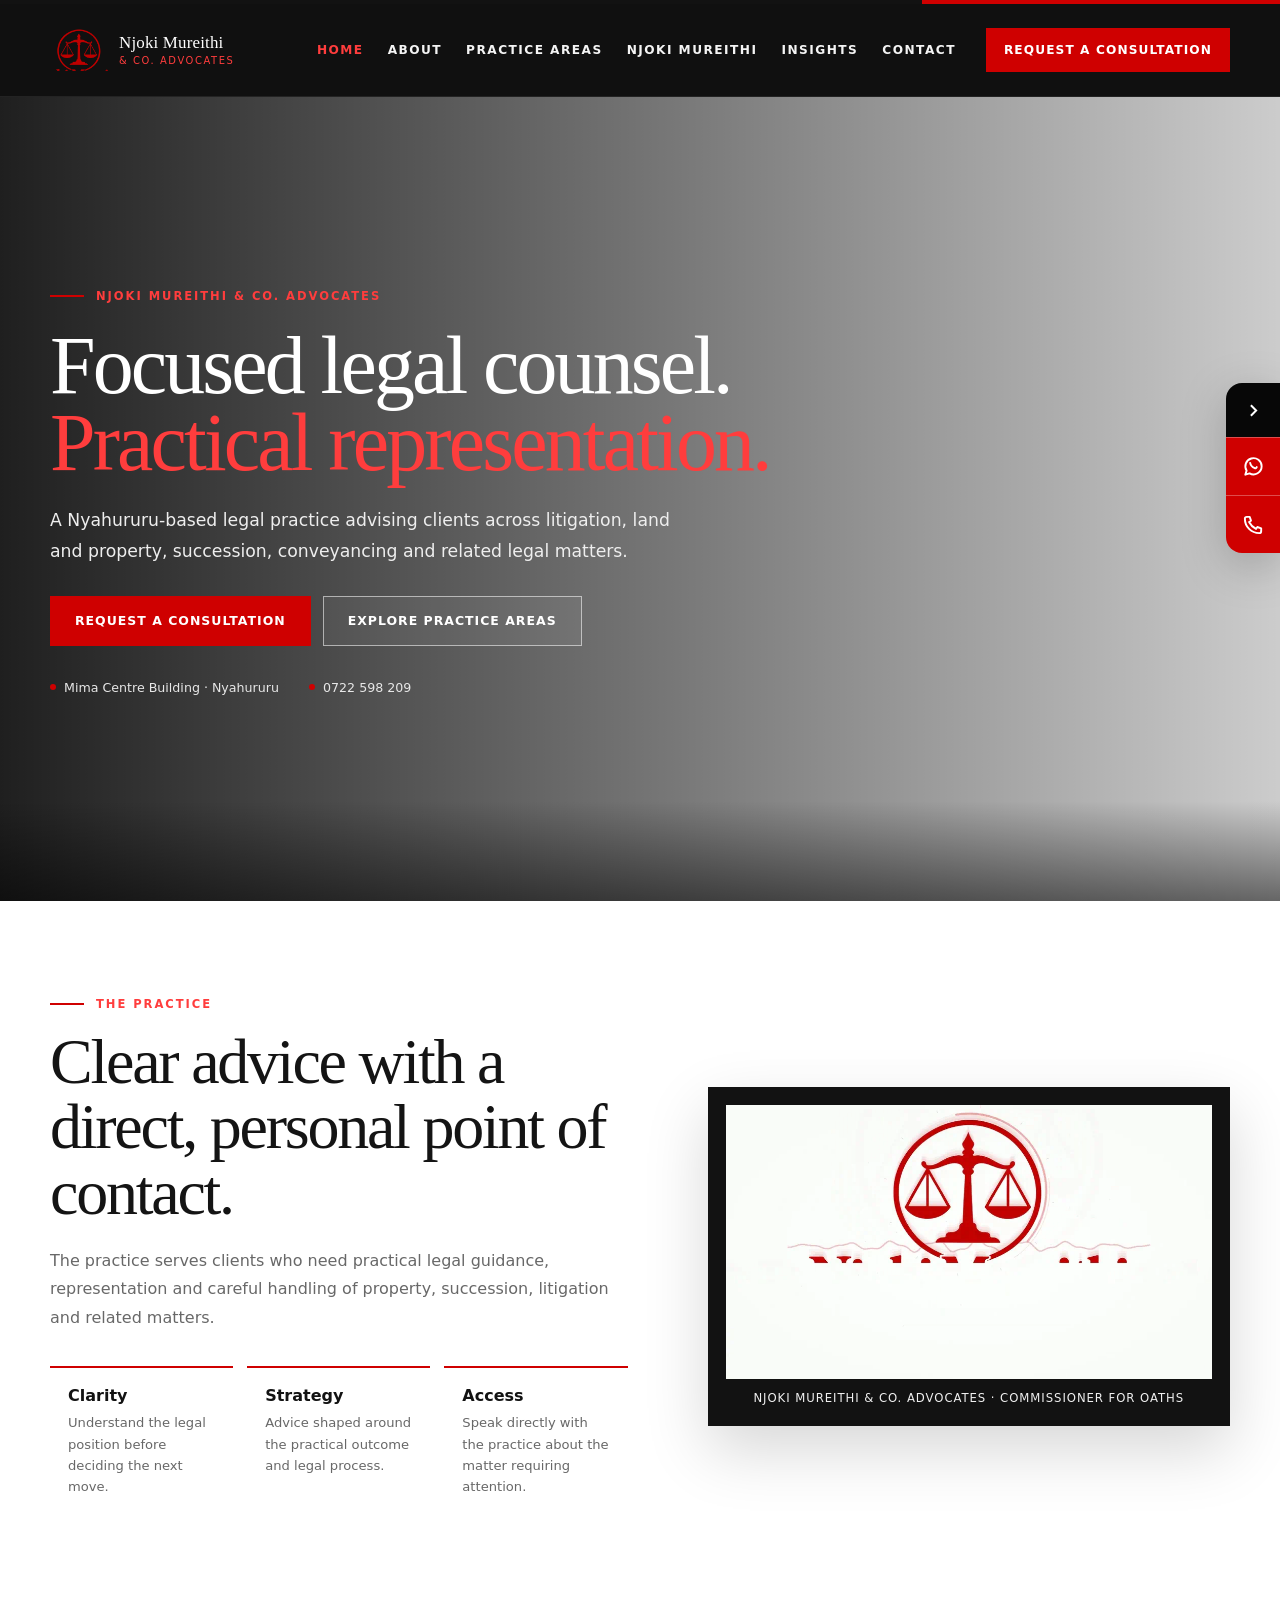
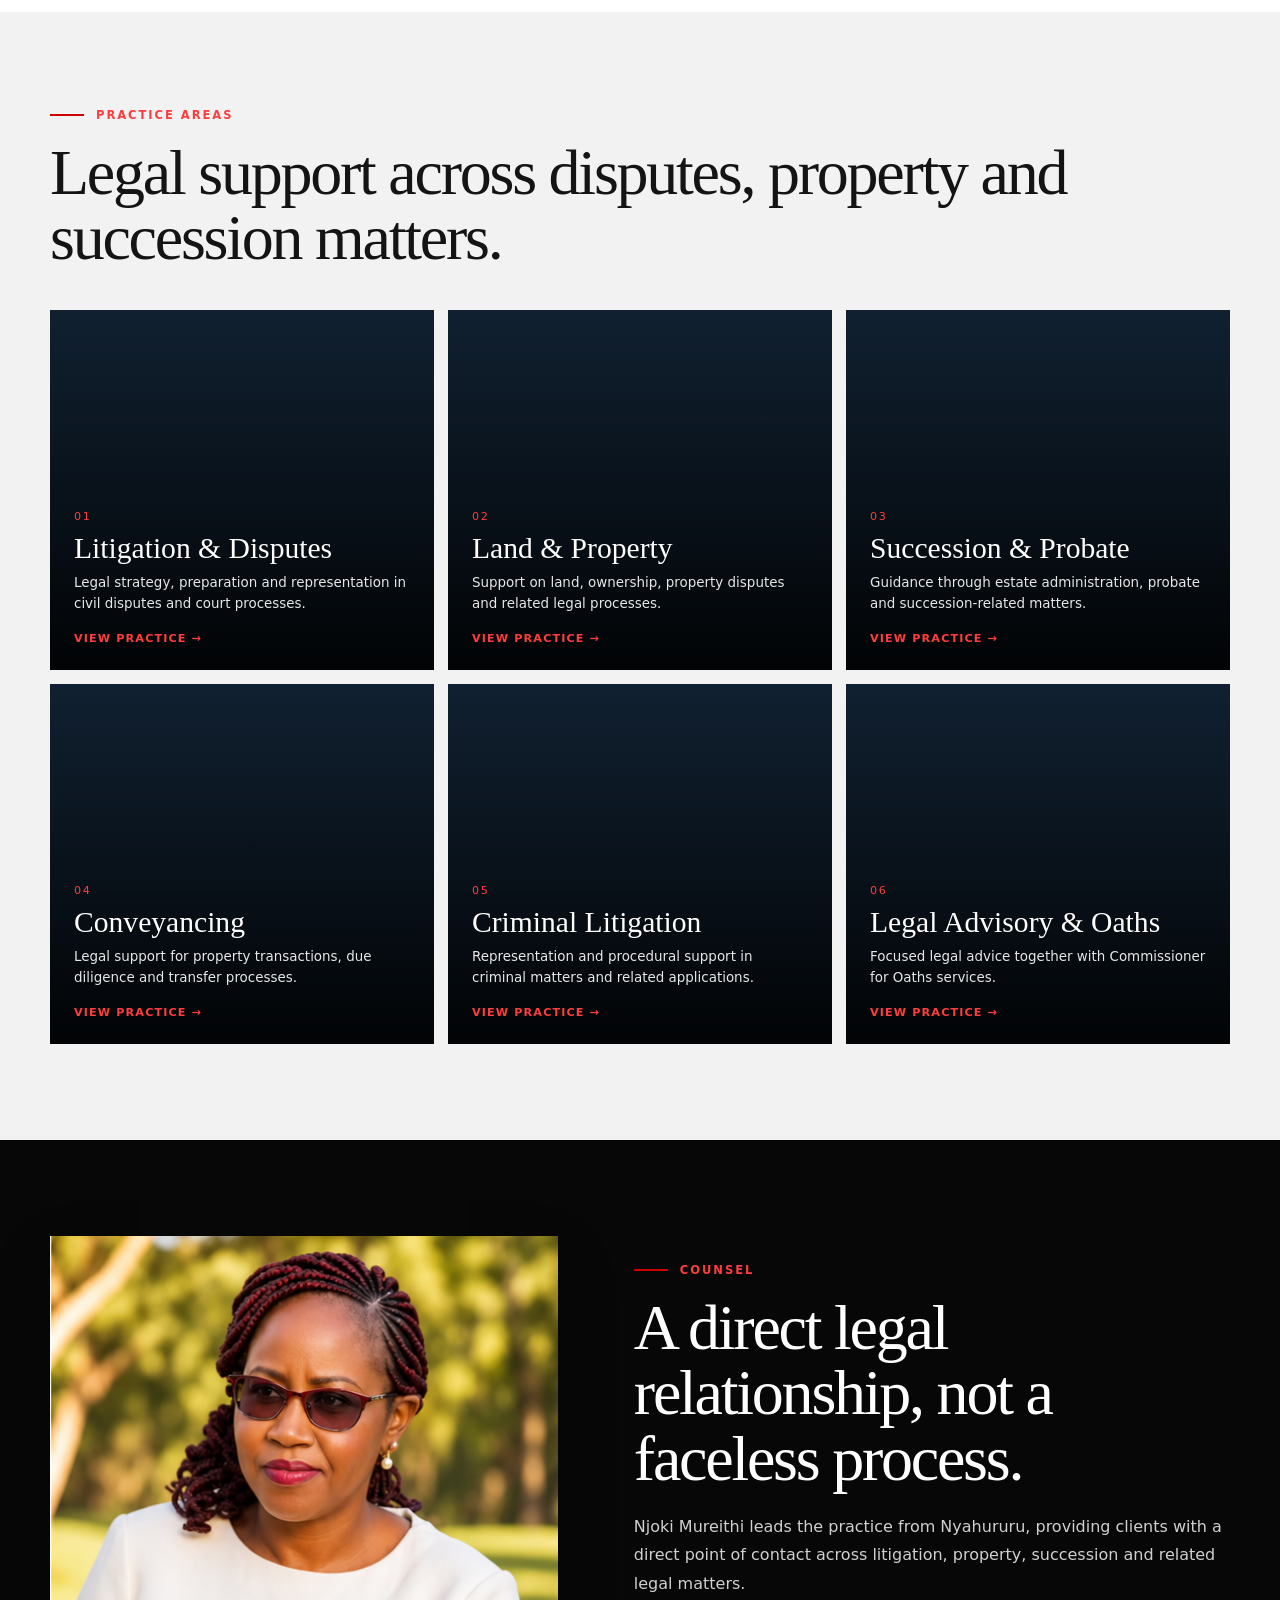
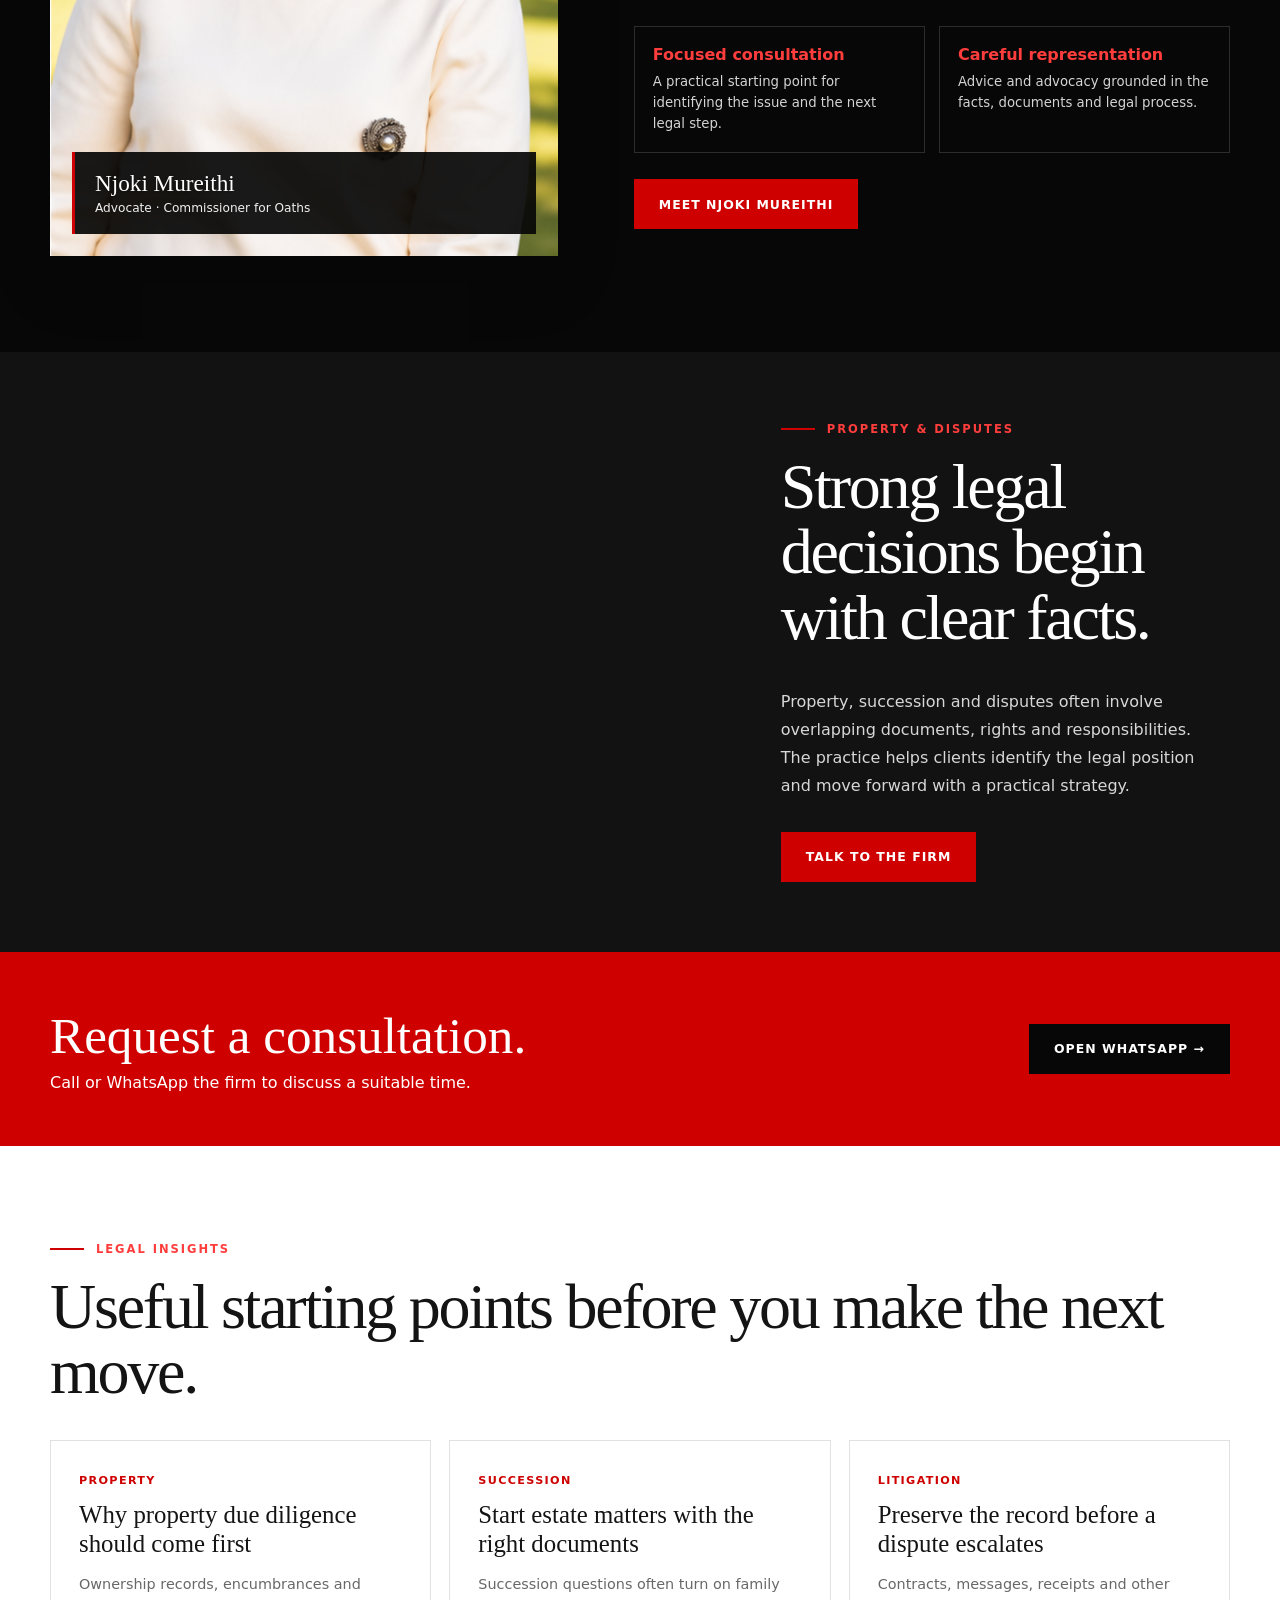
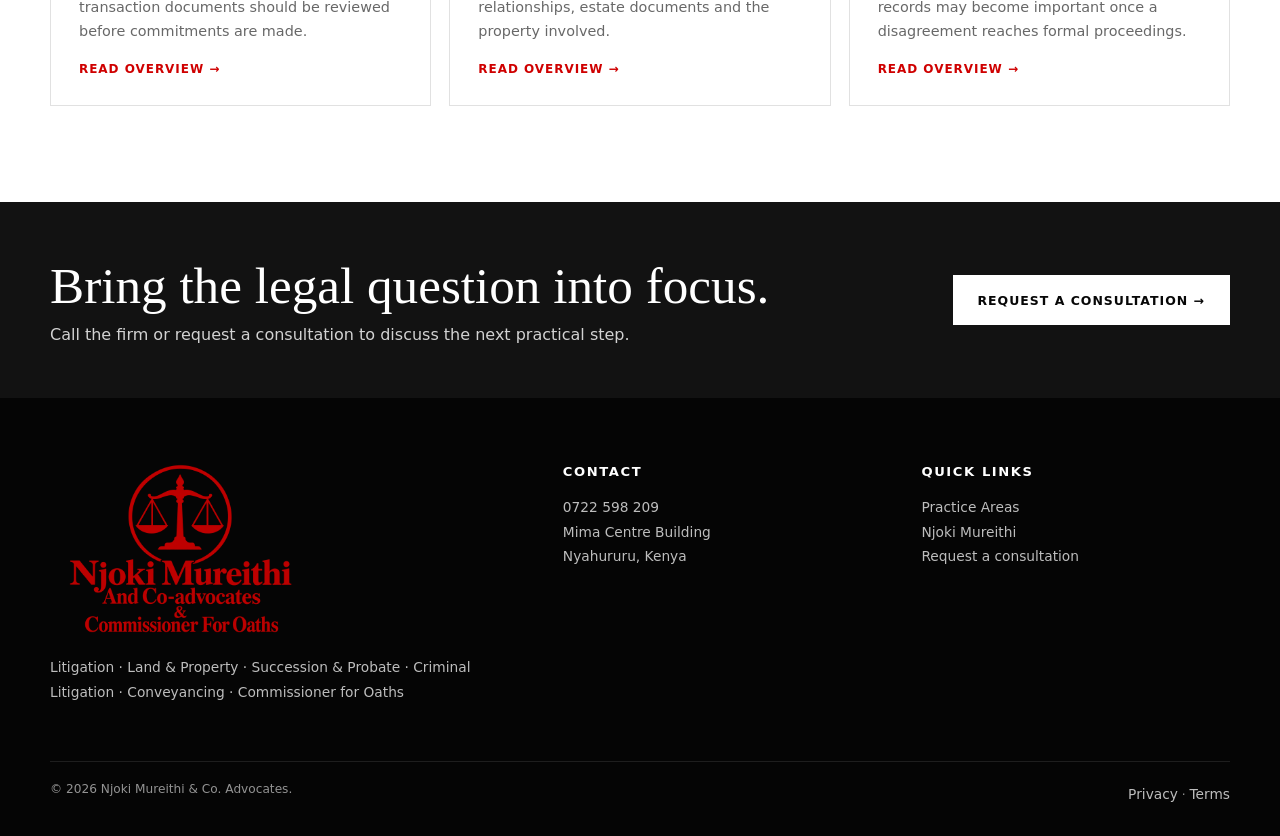
<file: index.html>
<!doctype html><html lang="en"><head><meta charset="utf-8"><meta name="viewport" content="width=device-width,initial-scale=1,viewport-fit=cover"><title>Njoki Mureithi & Co. Advocates | Nyahururu</title><meta name="description" content="Njoki Mureithi & Co. Advocates provides litigation, land and property, succession, conveyancing and related legal services in Nyahururu, Kenya."><link rel="canonical" href="https://njoki-mureithi-advocates.vercel.app/"><meta name="theme-color" content="#070707"><meta property="og:type" content="website"><meta property="og:title" content="Njoki Mureithi & Co. Advocates | Nyahururu"><meta property="og:description" content="Njoki Mureithi & Co. Advocates provides litigation, land and property, succession, conveyancing and related legal services in Nyahururu, Kenya."><meta property="og:url" content="https://njoki-mureithi-advocates.vercel.app/"><meta property="og:image" content="https://njoki-mureithi-advocates.vercel.app/images/njoki-mureithi-social-card.jpg"><link rel="manifest" href="/site.webmanifest"><link rel="icon" href="/images/icon-192.png"><link rel="stylesheet" href="/assets/css/site.css?v=2"><script type="application/ld+json">{"@context":"https://schema.org","@type":"LegalService","name":"Njoki Mureithi & Co. Advocates","address":{"@type":"PostalAddress","streetAddress":"Mima Centre Building","addressLocality":"Nyahururu","addressCountry":"KE"},"telephone":"+254722598209","url":"https://njoki-mureithi-advocates.vercel.app"}</script></head><body><div class="topline"></div><header class="site-header"><div class="container nav"><a class="brand" href="/" aria-label="Njoki Mureithi & Co. Advocates home"><img class="brand-mark" src="/images/monogram-red.png" alt=""><span class="brand-name"><b>Njoki Mureithi</b><small>& Co. Advocates</small></span></a><nav class="nav-links" aria-label="Primary navigation"><a class="active" href="/">Home</a><a class="" href="/about/">About</a><a class="" href="/practice-areas/">Practice Areas</a><a class="" href="/managing-partner/">Njoki Mureithi</a><a class="" href="/insights/">Insights</a><a class="" href="/contact/">Contact</a></nav><a class="nav-cta" href="https://wa.me/254722598209" target="_blank" rel="noopener">Request a consultation</a><button class="menu-btn" aria-label="Open menu" aria-expanded="false"><span></span></button></div><nav class="mobile-nav" aria-label="Mobile navigation"><a href="/">Home</a><a href="/about/">About</a><a href="/practice-areas/">Practice Areas</a><a href="/managing-partner/">Njoki Mureithi</a><a href="/insights/">Insights</a><a href="/contact/">Contact</a><a href="https://wa.me/254722598209" target="_blank" rel="noopener">Request a consultation</a></nav></header><main><section class="hero"><div class="container"><div class="hero-content"><div class="eyebrow">Njoki Mureithi & Co. Advocates</div><h1 class="display">Focused legal counsel.<br><span>Practical representation.</span></h1><p class="lead">A Nyahururu-based legal practice advising clients across litigation, land and property, succession, conveyancing and related legal matters.</p><div class="hero-actions"><a class="btn btn-gold" href="https://wa.me/254722598209" target="_blank" rel="noopener">Request a consultation</a><a class="btn btn-ghost" href="/practice-areas/">Explore practice areas</a></div><div class="hero-meta"><span><i></i>Mima Centre Building · Nyahururu</span><span><i></i>0722 598 209</span></div></div></div></section>
<section class="section"><div class="container intro-grid"><div><div class="eyebrow">The practice</div><h2 class="section-title">Clear advice with a direct, personal point of contact.</h2><p class="section-copy">The practice serves clients who need practical legal guidance, representation and careful handling of property, succession, litigation and related matters.</p><div class="values"><div class="value"><b>Clarity</b><span>Understand the legal position before deciding the next move.</span></div><div class="value"><b>Strategy</b><span>Advice shaped around the practical outcome and legal process.</span></div><div class="value"><b>Access</b><span>Speak directly with the practice about the matter requiring attention.</span></div></div></div><div class="logo-animation"><img src="/assets/media/njoki-logo-reveal.webp" alt="Animated Njoki Mureithi & Co. Advocates logo"><small>NJOKI MUREITHI & CO. ADVOCATES · COMMISSIONER FOR OATHS</small></div></div></section>
<section class="section practice-section"><div class="container"><div class="eyebrow">Practice areas</div><h2 class="section-title">Legal support across disputes, property and succession matters.</h2><div class="practice-grid">
<a class="practice-card" style="--image:url('https://images.unsplash.com/photo-1431540015161-0bf868a2d407?auto=format&fit=crop&w=1400&q=82')" href="/practice-areas/#litigation"><div class="practice-content"><span class="practice-number">01</span><h3>Litigation & Disputes</h3><p>Legal strategy, preparation and representation in civil disputes and court processes.</p><span class="practice-link">View practice →</span></div></a>
<a class="practice-card" style="--image:url('https://images.unsplash.com/photo-1598139384902-5a8217874645?auto=format&fit=crop&w=1400&q=82')" href="/practice-areas/#property"><div class="practice-content"><span class="practice-number">02</span><h3>Land & Property</h3><p>Support on land, ownership, property disputes and related legal processes.</p><span class="practice-link">View practice →</span></div></a>
<a class="practice-card" style="--image:url('https://images.unsplash.com/photo-1635845080335-dcfe06a0fcf1?auto=format&fit=crop&w=1400&q=82')" href="/practice-areas/#succession"><div class="practice-content"><span class="practice-number">03</span><h3>Succession & Probate</h3><p>Guidance through estate administration, probate and succession-related matters.</p><span class="practice-link">View practice →</span></div></a>
<a class="practice-card" style="--image:url('https://images.unsplash.com/photo-1741991110666-88115e724741?auto=format&fit=crop&w=1400&q=82')" href="/practice-areas/#conveyancing"><div class="practice-content"><span class="practice-number">04</span><h3>Conveyancing</h3><p>Legal support for property transactions, due diligence and transfer processes.</p><span class="practice-link">View practice →</span></div></a>
<a class="practice-card" style="--image:url('https://images.unsplash.com/photo-1521791055366-0d553872125f?auto=format&fit=crop&w=1400&q=82')" href="/practice-areas/#criminal"><div class="practice-content"><span class="practice-number">05</span><h3>Criminal Litigation</h3><p>Representation and procedural support in criminal matters and related applications.</p><span class="practice-link">View practice →</span></div></a>
<a class="practice-card" style="--image:url('https://images.unsplash.com/photo-1628062699790-7c45262b82b4?auto=format&fit=crop&w=1400&q=82')" href="/practice-areas/#advisory"><div class="practice-content"><span class="practice-number">06</span><h3>Legal Advisory & Oaths</h3><p>Focused legal advice together with Commissioner for Oaths services.</p><span class="practice-link">View practice →</span></div></a>
</div></div></section>
<section class="section partner-section"><div class="container partner-grid"><div class="partner-visual"><div class="partner-badge"><strong>Njoki Mureithi</strong><span>Advocate · Commissioner for Oaths</span></div></div><div><div class="eyebrow">Counsel</div><h2 class="section-title">A direct legal relationship, not a faceless process.</h2><p class="section-copy">Njoki Mureithi leads the practice from Nyahururu, providing clients with a direct point of contact across litigation, property, succession and related legal matters.</p><div class="partner-points"><div class="partner-point"><b>Focused consultation</b><span>A practical starting point for identifying the issue and the next legal step.</span></div><div class="partner-point"><b>Careful representation</b><span>Advice and advocacy grounded in the facts, documents and legal process.</span></div></div><div style="margin-top:26px"><a class="btn btn-gold" href="/managing-partner/">Meet Njoki Mureithi</a></div></div></div></section>
<section class="image-band"><div class="photo" aria-label="Kenyan property and business environment"></div><div class="copy"><div class="eyebrow">Property & disputes</div><h2 class="section-title">Strong legal decisions begin with clear facts.</h2><p>Property, succession and disputes often involve overlapping documents, rights and responsibilities. The practice helps clients identify the legal position and move forward with a practical strategy.</p><a class="btn btn-gold" style="align-self:flex-start;margin-top:16px" href="/contact/">Talk to the firm</a></div></section>
<section class="booking-band"><div class="container"><div><h2>Request a consultation.</h2><p>Call or WhatsApp the firm to discuss a suitable time.</p></div><a class="btn btn-navy" href="https://wa.me/254722598209" target="_blank" rel="noopener">Open WhatsApp →</a></div></section>
<section class="section"><div class="container"><div class="eyebrow">Legal insights</div><h2 class="section-title">Useful starting points before you make the next move.</h2><div class="insight-grid"><article class="insight-card"><span class="tag">Property</span><h3>Why property due diligence should come first</h3><p>Ownership records, encumbrances and transaction documents should be reviewed before commitments are made.</p><a href="/insights/#property">Read overview →</a></article><article class="insight-card"><span class="tag">Succession</span><h3>Start estate matters with the right documents</h3><p>Succession questions often turn on family relationships, estate documents and the property involved.</p><a href="/insights/#succession">Read overview →</a></article><article class="insight-card"><span class="tag">Litigation</span><h3>Preserve the record before a dispute escalates</h3><p>Contracts, messages, receipts and other records may become important once a disagreement reaches formal proceedings.</p><a href="/insights/#litigation">Read overview →</a></article></div></div></section></main><aside class="contact-rail" aria-label="Quick contact"><button class="rail-toggle" aria-label="Expand or collapse quick contact"><svg viewBox="0 0 24 24"><path d="M9 18l6-6-6-6"/></svg></button><div class="rail-actions"><a href="https://wa.me/254722598209" target="_blank" rel="noopener" aria-label="WhatsApp Njoki Mureithi & Co. Advocates"><svg viewBox="0 0 24 24"><path d="M20.5 11.8a8.5 8.5 0 0 1-12.6 7.4L3.5 20.5l1.3-4.2a8.5 8.5 0 1 1 15.7-4.5Z"/><path d="M8.5 8.2c.4 2.4 2.2 4.5 4.8 5.6.9.4 1.7-.3 2.1-1.2"/></svg></a><a href="tel:+254722598209" aria-label="Call Njoki Mureithi & Co. Advocates"><svg viewBox="0 0 24 24"><path d="M5 4h3l1.4 4-2 1.4a16 16 0 0 0 7.2 7.2l1.4-2L20 16v3c0 1.1-.9 2-2 2C9.7 21 3 14.3 3 6c0-1.1.9-2 2-2Z"/></svg></a></div></aside><section class="cta-strip"><div class="container"><div><h2>Bring the legal question into focus.</h2><p>Call the firm or request a consultation to discuss the next practical step.</p></div><a class="btn btn-light" href="https://wa.me/254722598209" target="_blank" rel="noopener">Request a consultation →</a></div></section><footer class="footer"><div class="container"><div class="footer-grid"><div><div class="footer-brand"><img src="/images/logo-red.png" alt="Njoki Mureithi & Co. Advocates"></div><p>Litigation · Land & Property · Succession & Probate · Criminal Litigation · Conveyancing · Commissioner for Oaths</p></div><div><h4>Contact</h4><p><a href="tel:+254722598209">0722 598 209</a><br>Mima Centre Building<br>Nyahururu, Kenya</p></div><div><h4>Quick links</h4><p><a href="/practice-areas/">Practice Areas</a><br><a href="/managing-partner/">Njoki Mureithi</a><br><a href="https://wa.me/254722598209" target="_blank" rel="noopener">Request a consultation</a></p></div></div><div class="footer-bottom"><span>© 2026 Njoki Mureithi & Co. Advocates.</span><span><a href="/privacy/">Privacy</a> · <a href="/terms/">Terms</a></span></div></div></footer><script src="/assets/js/site.js?v=2" defer></script></body></html>
</file>
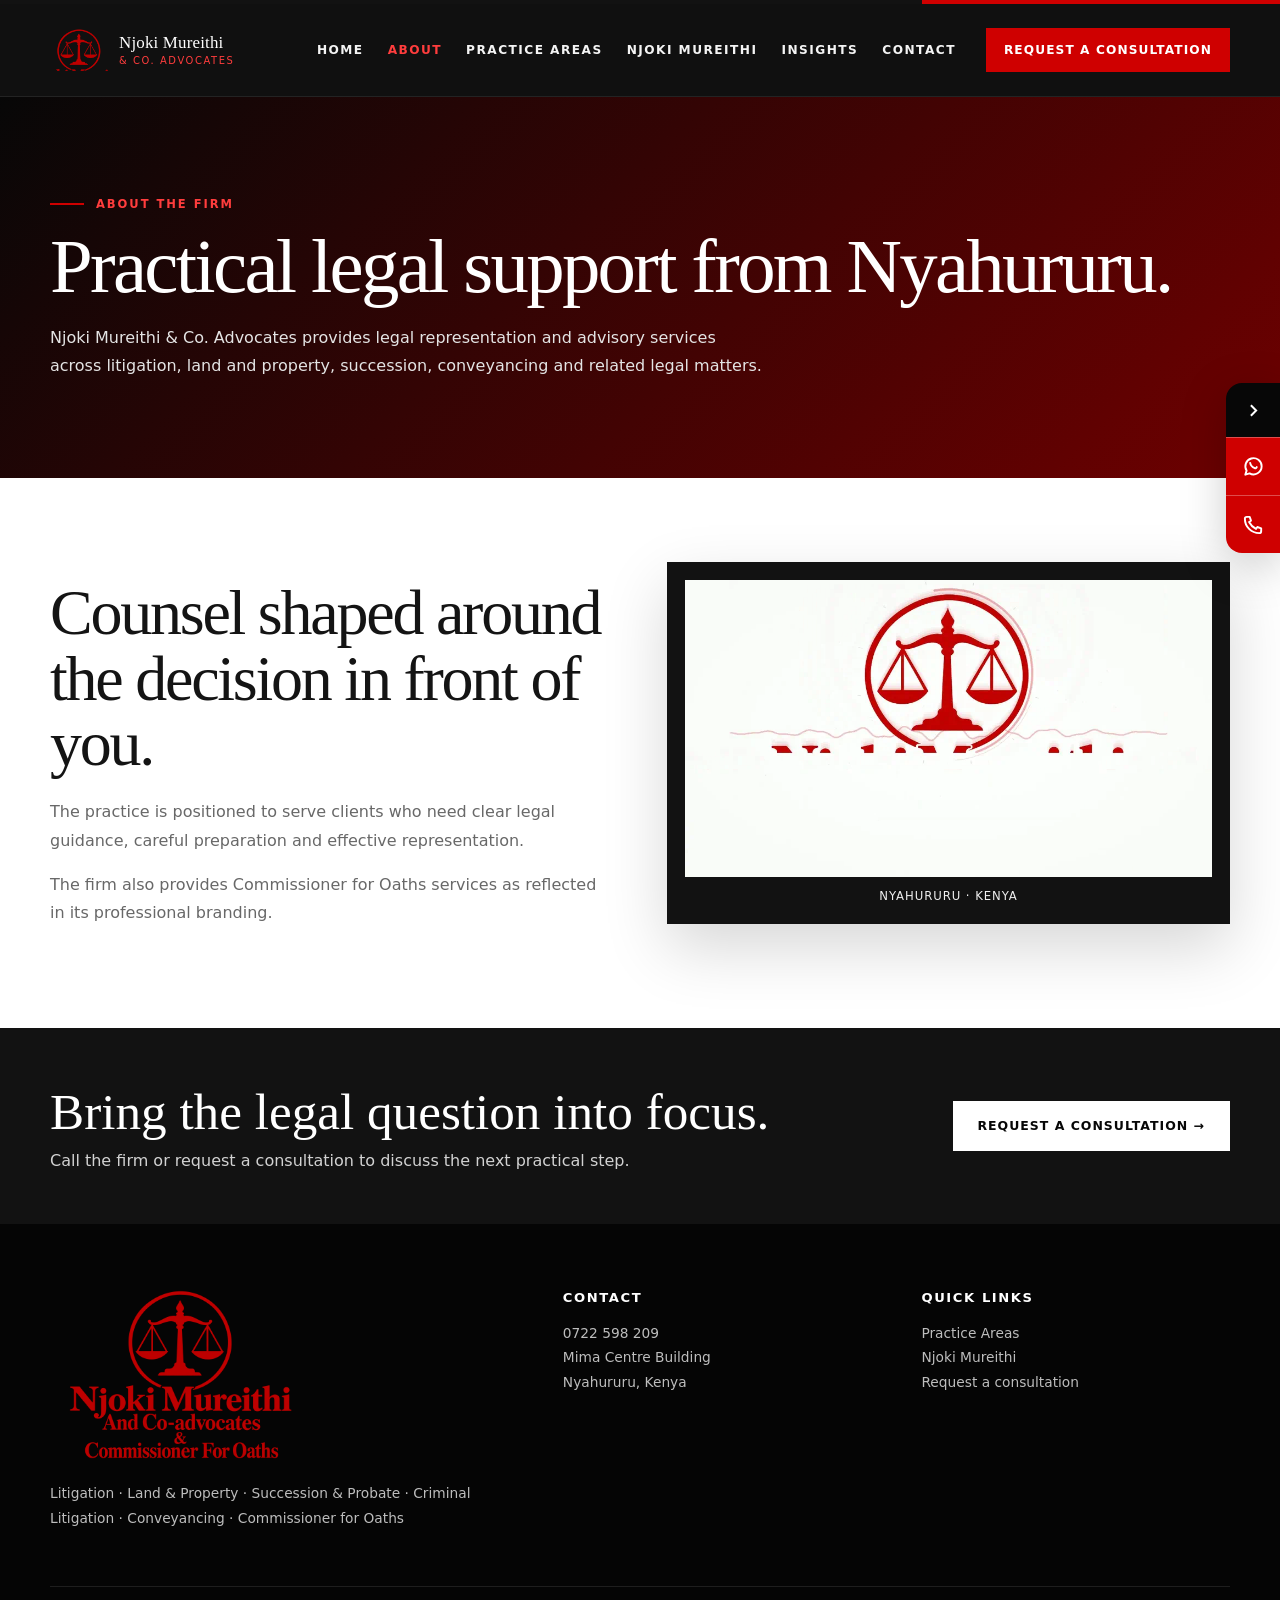
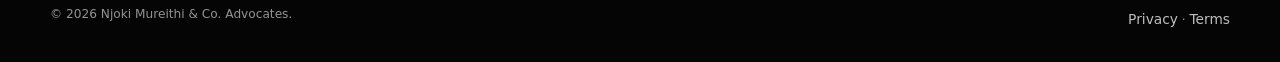
<file: about/index.html>
<!doctype html><html lang="en"><head><meta charset="utf-8"><meta name="viewport" content="width=device-width,initial-scale=1,viewport-fit=cover"><title>About | Njoki Mureithi & Co. Advocates</title><meta name="description" content="About Njoki Mureithi & Co. Advocates, a Nyahururu legal practice serving litigation, property, succession and related legal needs."><link rel="canonical" href="https://njoki-mureithi-advocates.vercel.app/about/"><meta name="theme-color" content="#070707"><meta property="og:type" content="website"><meta property="og:title" content="About | Njoki Mureithi & Co. Advocates"><meta property="og:description" content="About Njoki Mureithi & Co. Advocates, a Nyahururu legal practice serving litigation, property, succession and related legal needs."><meta property="og:url" content="https://njoki-mureithi-advocates.vercel.app/about/"><meta property="og:image" content="https://njoki-mureithi-advocates.vercel.app/images/njoki-mureithi-social-card.jpg"><link rel="manifest" href="/site.webmanifest"><link rel="icon" href="/images/icon-192.png"><link rel="stylesheet" href="/assets/css/site.css?v=2"><script type="application/ld+json">{"@context":"https://schema.org","@type":"LegalService","name":"Njoki Mureithi & Co. Advocates","address":{"@type":"PostalAddress","streetAddress":"Mima Centre Building","addressLocality":"Nyahururu","addressCountry":"KE"},"telephone":"+254722598209","url":"https://njoki-mureithi-advocates.vercel.app"}</script></head><body><div class="topline"></div><header class="site-header"><div class="container nav"><a class="brand" href="/" aria-label="Njoki Mureithi & Co. Advocates home"><img class="brand-mark" src="/images/monogram-red.png" alt=""><span class="brand-name"><b>Njoki Mureithi</b><small>& Co. Advocates</small></span></a><nav class="nav-links" aria-label="Primary navigation"><a class="" href="/">Home</a><a class="active" href="/about/">About</a><a class="" href="/practice-areas/">Practice Areas</a><a class="" href="/managing-partner/">Njoki Mureithi</a><a class="" href="/insights/">Insights</a><a class="" href="/contact/">Contact</a></nav><a class="nav-cta" href="https://wa.me/254722598209" target="_blank" rel="noopener">Request a consultation</a><button class="menu-btn" aria-label="Open menu" aria-expanded="false"><span></span></button></div><nav class="mobile-nav" aria-label="Mobile navigation"><a href="/">Home</a><a href="/about/">About</a><a href="/practice-areas/">Practice Areas</a><a href="/managing-partner/">Njoki Mureithi</a><a href="/insights/">Insights</a><a href="/contact/">Contact</a><a href="https://wa.me/254722598209" target="_blank" rel="noopener">Request a consultation</a></nav></header><main><section class="page-hero"><div class="container"><div class="eyebrow">About the firm</div><h1 class="page-title">Practical legal support from Nyahururu.</h1><p>Njoki Mureithi & Co. Advocates provides legal representation and advisory services across litigation, land and property, succession, conveyancing and related legal matters.</p></div></section><section class="page-main"><div class="container two-col"><div><h2 class="section-title">Counsel shaped around the decision in front of you.</h2><p class="section-copy">The practice is positioned to serve clients who need clear legal guidance, careful preparation and effective representation.</p><p class="section-copy">The firm also provides Commissioner for Oaths services as reflected in its professional branding.</p></div><div class="logo-animation"><img src="/assets/media/njoki-logo-reveal.webp" alt="Animated Njoki Mureithi & Co. Advocates logo"><small>NYAHURURU · KENYA</small></div></div></section></main><aside class="contact-rail" aria-label="Quick contact"><button class="rail-toggle" aria-label="Expand or collapse quick contact"><svg viewBox="0 0 24 24"><path d="M9 18l6-6-6-6"/></svg></button><div class="rail-actions"><a href="https://wa.me/254722598209" target="_blank" rel="noopener" aria-label="WhatsApp Njoki Mureithi & Co. Advocates"><svg viewBox="0 0 24 24"><path d="M20.5 11.8a8.5 8.5 0 0 1-12.6 7.4L3.5 20.5l1.3-4.2a8.5 8.5 0 1 1 15.7-4.5Z"/><path d="M8.5 8.2c.4 2.4 2.2 4.5 4.8 5.6.9.4 1.7-.3 2.1-1.2"/></svg></a><a href="tel:+254722598209" aria-label="Call Njoki Mureithi & Co. Advocates"><svg viewBox="0 0 24 24"><path d="M5 4h3l1.4 4-2 1.4a16 16 0 0 0 7.2 7.2l1.4-2L20 16v3c0 1.1-.9 2-2 2C9.7 21 3 14.3 3 6c0-1.1.9-2 2-2Z"/></svg></a></div></aside><section class="cta-strip"><div class="container"><div><h2>Bring the legal question into focus.</h2><p>Call the firm or request a consultation to discuss the next practical step.</p></div><a class="btn btn-light" href="https://wa.me/254722598209" target="_blank" rel="noopener">Request a consultation →</a></div></section><footer class="footer"><div class="container"><div class="footer-grid"><div><div class="footer-brand"><img src="/images/logo-red.png" alt="Njoki Mureithi & Co. Advocates"></div><p>Litigation · Land & Property · Succession & Probate · Criminal Litigation · Conveyancing · Commissioner for Oaths</p></div><div><h4>Contact</h4><p><a href="tel:+254722598209">0722 598 209</a><br>Mima Centre Building<br>Nyahururu, Kenya</p></div><div><h4>Quick links</h4><p><a href="/practice-areas/">Practice Areas</a><br><a href="/managing-partner/">Njoki Mureithi</a><br><a href="https://wa.me/254722598209" target="_blank" rel="noopener">Request a consultation</a></p></div></div><div class="footer-bottom"><span>© 2026 Njoki Mureithi & Co. Advocates.</span><span><a href="/privacy/">Privacy</a> · <a href="/terms/">Terms</a></span></div></div></footer><script src="/assets/js/site.js?v=2" defer></script></body></html>
</file>
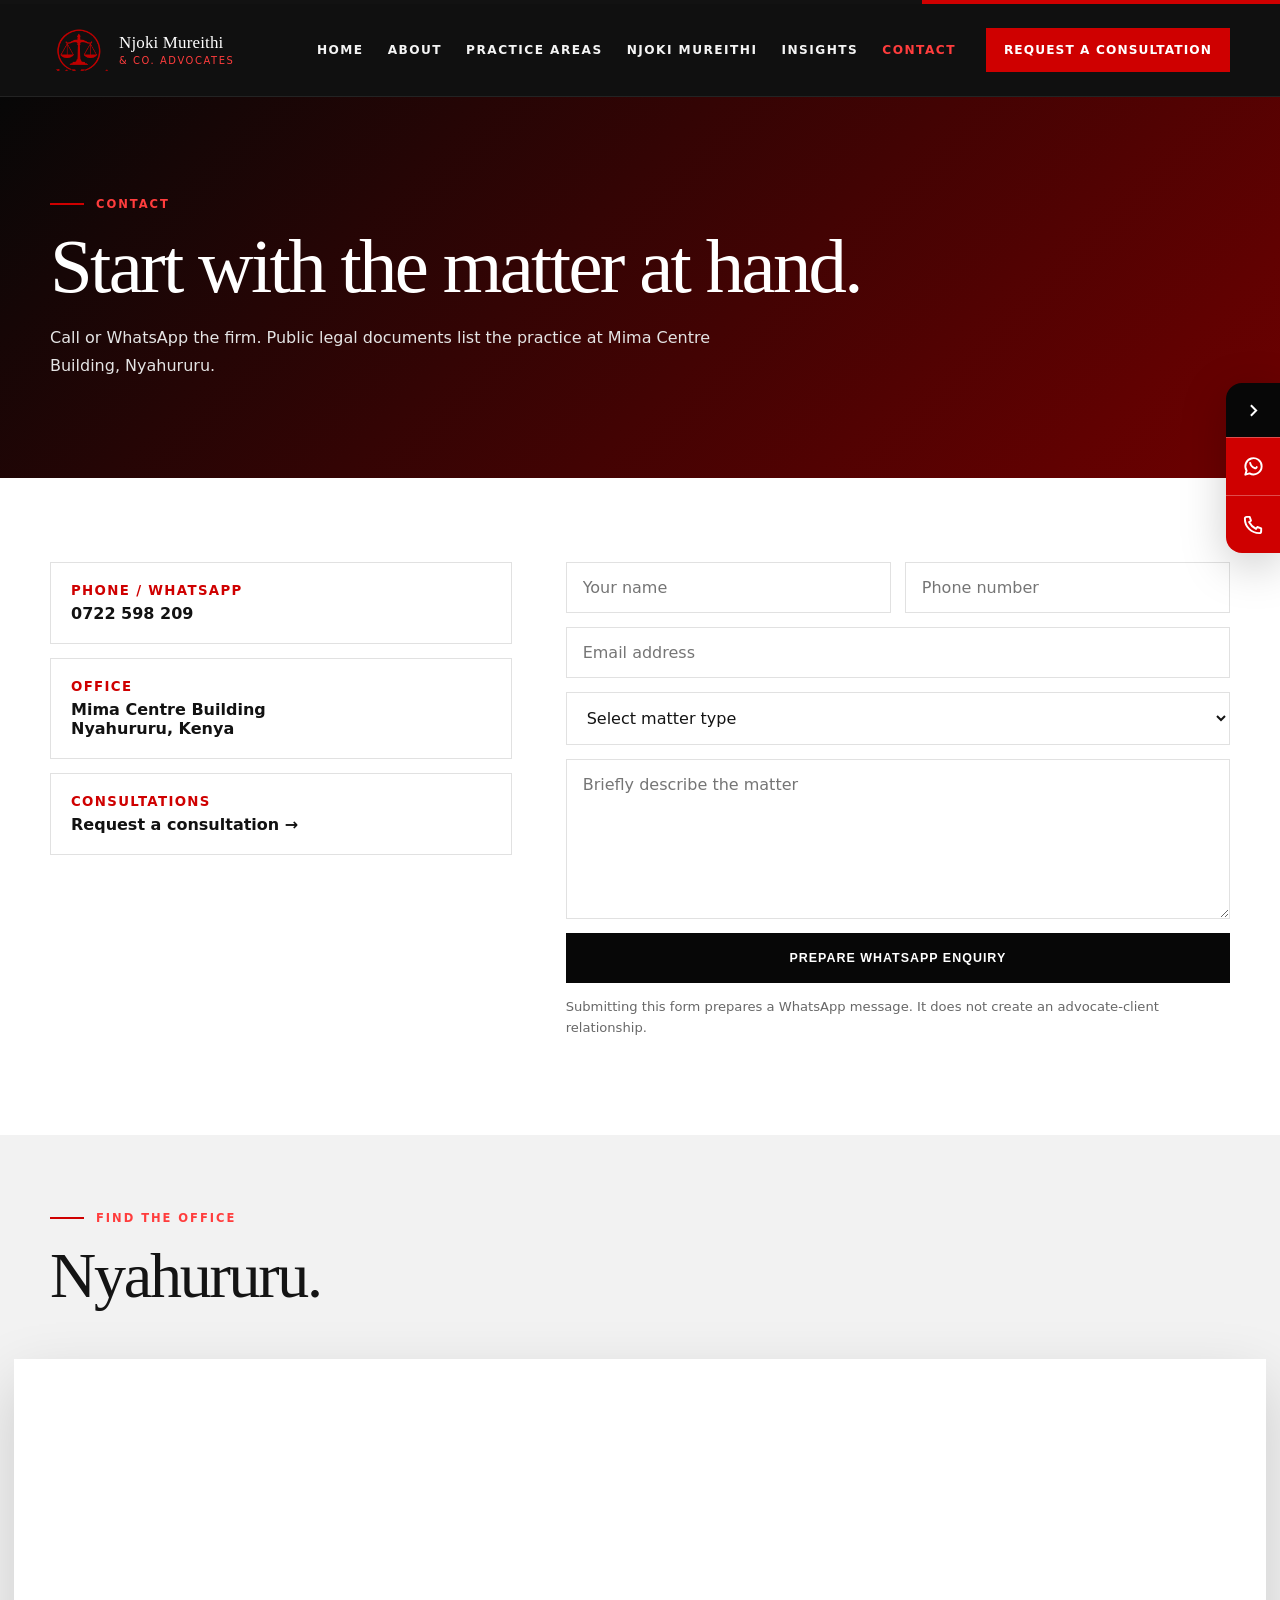
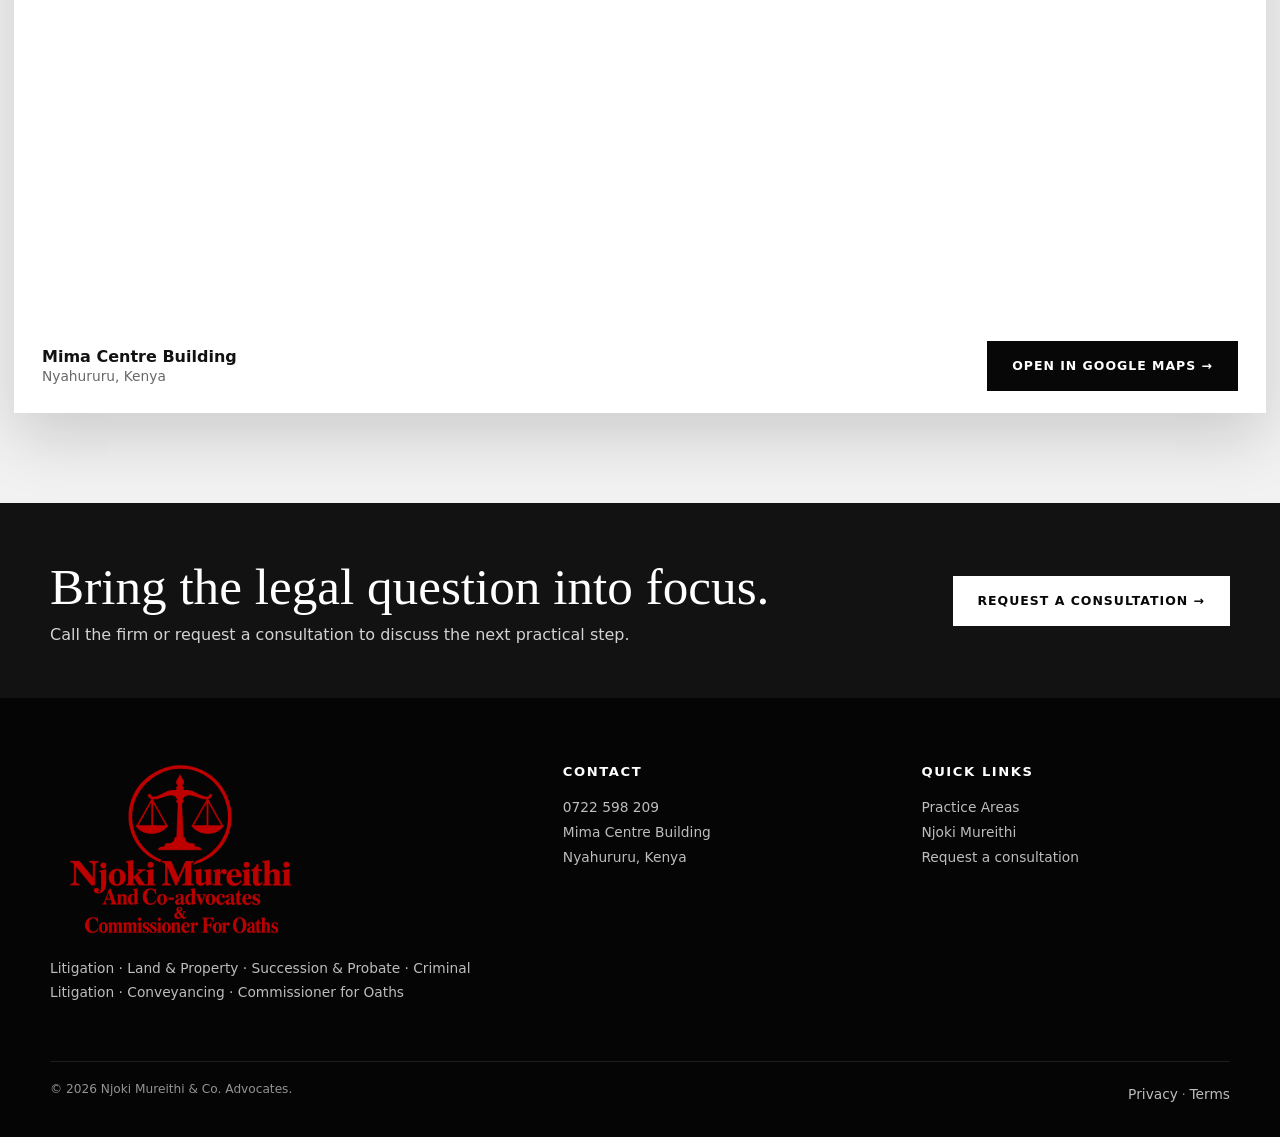
<file: contact/index.html>
<!doctype html><html lang="en"><head><meta charset="utf-8"><meta name="viewport" content="width=device-width,initial-scale=1,viewport-fit=cover"><title>Contact | Njoki Mureithi & Co. Advocates</title><meta name="description" content="Contact Njoki Mureithi & Co. Advocates at Mima Centre Building, Nyahururu."><link rel="canonical" href="https://njoki-mureithi-advocates.vercel.app/contact/"><meta name="theme-color" content="#070707"><meta property="og:type" content="website"><meta property="og:title" content="Contact | Njoki Mureithi & Co. Advocates"><meta property="og:description" content="Contact Njoki Mureithi & Co. Advocates at Mima Centre Building, Nyahururu."><meta property="og:url" content="https://njoki-mureithi-advocates.vercel.app/contact/"><meta property="og:image" content="https://njoki-mureithi-advocates.vercel.app/images/njoki-mureithi-social-card.jpg"><link rel="manifest" href="/site.webmanifest"><link rel="icon" href="/images/icon-192.png"><link rel="stylesheet" href="/assets/css/site.css?v=2"><script type="application/ld+json">{"@context":"https://schema.org","@type":"LegalService","name":"Njoki Mureithi & Co. Advocates","address":{"@type":"PostalAddress","streetAddress":"Mima Centre Building","addressLocality":"Nyahururu","addressCountry":"KE"},"telephone":"+254722598209","url":"https://njoki-mureithi-advocates.vercel.app"}</script></head><body><div class="topline"></div><header class="site-header"><div class="container nav"><a class="brand" href="/" aria-label="Njoki Mureithi & Co. Advocates home"><img class="brand-mark" src="/images/monogram-red.png" alt=""><span class="brand-name"><b>Njoki Mureithi</b><small>& Co. Advocates</small></span></a><nav class="nav-links" aria-label="Primary navigation"><a class="" href="/">Home</a><a class="" href="/about/">About</a><a class="" href="/practice-areas/">Practice Areas</a><a class="" href="/managing-partner/">Njoki Mureithi</a><a class="" href="/insights/">Insights</a><a class="active" href="/contact/">Contact</a></nav><a class="nav-cta" href="https://wa.me/254722598209" target="_blank" rel="noopener">Request a consultation</a><button class="menu-btn" aria-label="Open menu" aria-expanded="false"><span></span></button></div><nav class="mobile-nav" aria-label="Mobile navigation"><a href="/">Home</a><a href="/about/">About</a><a href="/practice-areas/">Practice Areas</a><a href="/managing-partner/">Njoki Mureithi</a><a href="/insights/">Insights</a><a href="/contact/">Contact</a><a href="https://wa.me/254722598209" target="_blank" rel="noopener">Request a consultation</a></nav></header><main><section class="page-hero"><div class="container"><div class="eyebrow">Contact</div><h1 class="page-title">Start with the matter at hand.</h1><p>Call or WhatsApp the firm. Public legal documents list the practice at Mima Centre Building, Nyahururu.</p></div></section><section class="page-main"><div class="container contact-grid"><div><div class="contact-list"><div class="contact-item"><small>Phone / WhatsApp</small><a href="tel:+254722598209">0722 598 209</a></div><div class="contact-item"><small>Office</small><span>Mima Centre Building<br>Nyahururu, Kenya</span></div><div class="contact-item"><small>Consultations</small><a href="https://wa.me/254722598209" target="_blank" rel="noopener">Request a consultation →</a></div></div></div><div><form class="contact-form" data-contact-form><input name="name" placeholder="Your name" required><input name="phone" placeholder="Phone number"><input class="full" type="email" name="email" placeholder="Email address"><select class="full" name="matter"><option value="General legal enquiry">Select matter type</option><option>Litigation / Dispute</option><option>Land / Property</option><option>Succession / Probate</option><option>Conveyancing</option><option>Criminal Matter</option><option>Commissioner for Oaths</option></select><textarea class="full" name="message" placeholder="Briefly describe the matter"></textarea><button class="btn btn-navy full" type="submit">Prepare WhatsApp enquiry</button></form><p class="small-note">Submitting this form prepares a WhatsApp message. It does not create an advocate-client relationship.</p></div></div></section><section class="map-wrap"><div class="container map-head"><div class="eyebrow">Find the office</div><h2 class="section-title">Nyahururu.</h2></div><div class="map-shell"><iframe title="Map to Njoki Mureithi & Co. Advocates" loading="lazy" referrerpolicy="no-referrer-when-downgrade" src="https://www.google.com/maps?q=Mima%20Centre%20Building%20Nyahururu%20Kenya&output=embed"></iframe><div class="map-footer"><div><strong>Mima Centre Building</strong><span>Nyahururu, Kenya</span></div><a class="btn btn-navy" target="_blank" rel="noopener" href="https://www.google.com/maps/search/?api=1&query=Mima+Centre+Building+Nyahururu+Kenya">Open in Google Maps →</a></div></div></section></main><aside class="contact-rail" aria-label="Quick contact"><button class="rail-toggle" aria-label="Expand or collapse quick contact"><svg viewBox="0 0 24 24"><path d="M9 18l6-6-6-6"/></svg></button><div class="rail-actions"><a href="https://wa.me/254722598209" target="_blank" rel="noopener" aria-label="WhatsApp Njoki Mureithi & Co. Advocates"><svg viewBox="0 0 24 24"><path d="M20.5 11.8a8.5 8.5 0 0 1-12.6 7.4L3.5 20.5l1.3-4.2a8.5 8.5 0 1 1 15.7-4.5Z"/><path d="M8.5 8.2c.4 2.4 2.2 4.5 4.8 5.6.9.4 1.7-.3 2.1-1.2"/></svg></a><a href="tel:+254722598209" aria-label="Call Njoki Mureithi & Co. Advocates"><svg viewBox="0 0 24 24"><path d="M5 4h3l1.4 4-2 1.4a16 16 0 0 0 7.2 7.2l1.4-2L20 16v3c0 1.1-.9 2-2 2C9.7 21 3 14.3 3 6c0-1.1.9-2 2-2Z"/></svg></a></div></aside><section class="cta-strip"><div class="container"><div><h2>Bring the legal question into focus.</h2><p>Call the firm or request a consultation to discuss the next practical step.</p></div><a class="btn btn-light" href="https://wa.me/254722598209" target="_blank" rel="noopener">Request a consultation →</a></div></section><footer class="footer"><div class="container"><div class="footer-grid"><div><div class="footer-brand"><img src="/images/logo-red.png" alt="Njoki Mureithi & Co. Advocates"></div><p>Litigation · Land & Property · Succession & Probate · Criminal Litigation · Conveyancing · Commissioner for Oaths</p></div><div><h4>Contact</h4><p><a href="tel:+254722598209">0722 598 209</a><br>Mima Centre Building<br>Nyahururu, Kenya</p></div><div><h4>Quick links</h4><p><a href="/practice-areas/">Practice Areas</a><br><a href="/managing-partner/">Njoki Mureithi</a><br><a href="https://wa.me/254722598209" target="_blank" rel="noopener">Request a consultation</a></p></div></div><div class="footer-bottom"><span>© 2026 Njoki Mureithi & Co. Advocates.</span><span><a href="/privacy/">Privacy</a> · <a href="/terms/">Terms</a></span></div></div></footer><script src="/assets/js/site.js?v=2" defer></script></body></html>
</file>
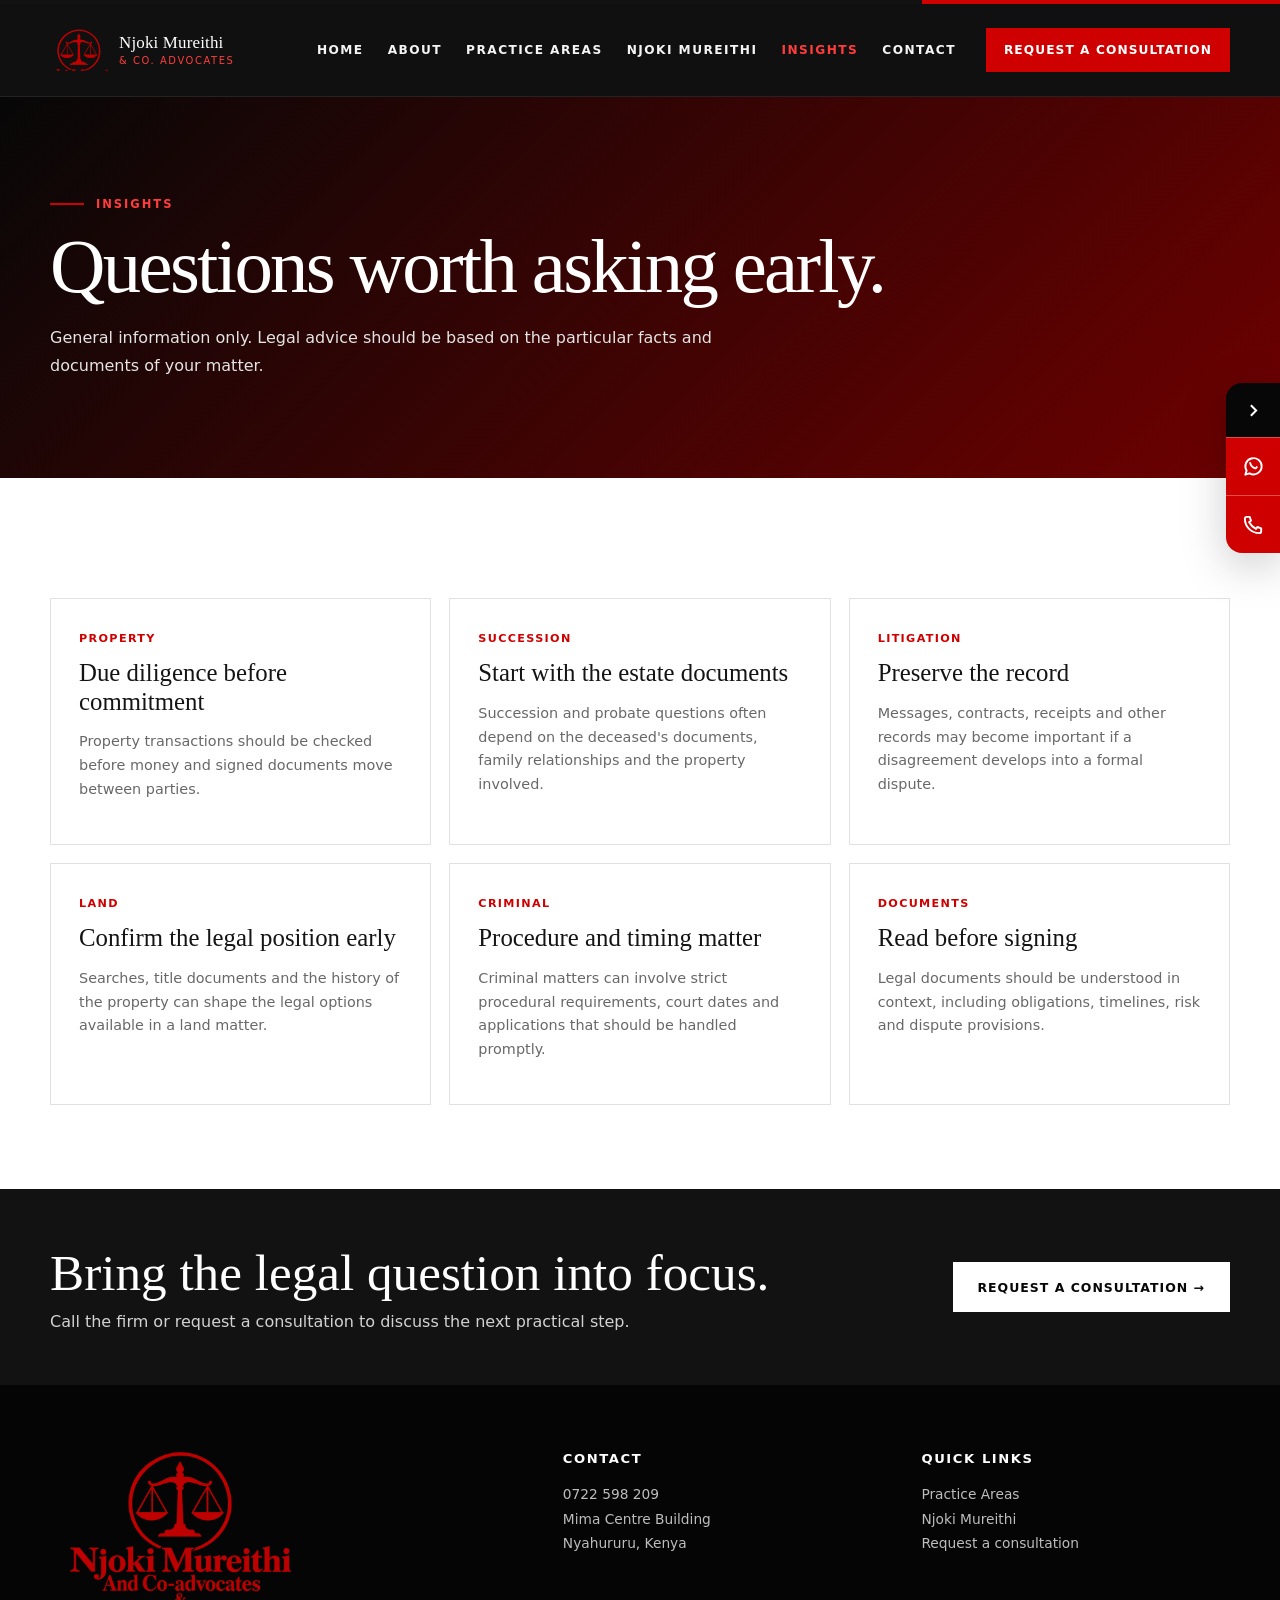
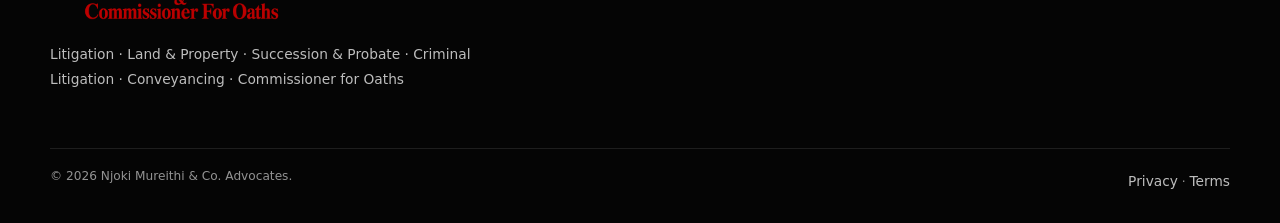
<file: insights/index.html>
<!doctype html><html lang="en"><head><meta charset="utf-8"><meta name="viewport" content="width=device-width,initial-scale=1,viewport-fit=cover"><title>Insights | Njoki Mureithi & Co. Advocates</title><meta name="description" content="General legal information and practical starting points from Njoki Mureithi & Co. Advocates."><link rel="canonical" href="https://njoki-mureithi-advocates.vercel.app/insights/"><meta name="theme-color" content="#070707"><meta property="og:type" content="website"><meta property="og:title" content="Insights | Njoki Mureithi & Co. Advocates"><meta property="og:description" content="General legal information and practical starting points from Njoki Mureithi & Co. Advocates."><meta property="og:url" content="https://njoki-mureithi-advocates.vercel.app/insights/"><meta property="og:image" content="https://njoki-mureithi-advocates.vercel.app/images/njoki-mureithi-social-card.jpg"><link rel="manifest" href="/site.webmanifest"><link rel="icon" href="/images/icon-192.png"><link rel="stylesheet" href="/assets/css/site.css?v=2"><script type="application/ld+json">{"@context":"https://schema.org","@type":"LegalService","name":"Njoki Mureithi & Co. Advocates","address":{"@type":"PostalAddress","streetAddress":"Mima Centre Building","addressLocality":"Nyahururu","addressCountry":"KE"},"telephone":"+254722598209","url":"https://njoki-mureithi-advocates.vercel.app"}</script></head><body><div class="topline"></div><header class="site-header"><div class="container nav"><a class="brand" href="/" aria-label="Njoki Mureithi & Co. Advocates home"><img class="brand-mark" src="/images/monogram-red.png" alt=""><span class="brand-name"><b>Njoki Mureithi</b><small>& Co. Advocates</small></span></a><nav class="nav-links" aria-label="Primary navigation"><a class="" href="/">Home</a><a class="" href="/about/">About</a><a class="" href="/practice-areas/">Practice Areas</a><a class="" href="/managing-partner/">Njoki Mureithi</a><a class="active" href="/insights/">Insights</a><a class="" href="/contact/">Contact</a></nav><a class="nav-cta" href="https://wa.me/254722598209" target="_blank" rel="noopener">Request a consultation</a><button class="menu-btn" aria-label="Open menu" aria-expanded="false"><span></span></button></div><nav class="mobile-nav" aria-label="Mobile navigation"><a href="/">Home</a><a href="/about/">About</a><a href="/practice-areas/">Practice Areas</a><a href="/managing-partner/">Njoki Mureithi</a><a href="/insights/">Insights</a><a href="/contact/">Contact</a><a href="https://wa.me/254722598209" target="_blank" rel="noopener">Request a consultation</a></nav></header><main><section class="page-hero"><div class="container"><div class="eyebrow">Insights</div><h1 class="page-title">Questions worth asking early.</h1><p>General information only. Legal advice should be based on the particular facts and documents of your matter.</p></div></section><section class="page-main"><div class="container"><div class="insight-grid"><article class="insight-card" id="property"><span class="tag">Property</span><h3>Due diligence before commitment</h3><p>Property transactions should be checked before money and signed documents move between parties.</p></article><article class="insight-card" id="succession"><span class="tag">Succession</span><h3>Start with the estate documents</h3><p>Succession and probate questions often depend on the deceased's documents, family relationships and the property involved.</p></article><article class="insight-card" id="litigation"><span class="tag">Litigation</span><h3>Preserve the record</h3><p>Messages, contracts, receipts and other records may become important if a disagreement develops into a formal dispute.</p></article><article class="insight-card"><span class="tag">Land</span><h3>Confirm the legal position early</h3><p>Searches, title documents and the history of the property can shape the legal options available in a land matter.</p></article><article class="insight-card"><span class="tag">Criminal</span><h3>Procedure and timing matter</h3><p>Criminal matters can involve strict procedural requirements, court dates and applications that should be handled promptly.</p></article><article class="insight-card"><span class="tag">Documents</span><h3>Read before signing</h3><p>Legal documents should be understood in context, including obligations, timelines, risk and dispute provisions.</p></article></div></div></section></main><aside class="contact-rail" aria-label="Quick contact"><button class="rail-toggle" aria-label="Expand or collapse quick contact"><svg viewBox="0 0 24 24"><path d="M9 18l6-6-6-6"/></svg></button><div class="rail-actions"><a href="https://wa.me/254722598209" target="_blank" rel="noopener" aria-label="WhatsApp Njoki Mureithi & Co. Advocates"><svg viewBox="0 0 24 24"><path d="M20.5 11.8a8.5 8.5 0 0 1-12.6 7.4L3.5 20.5l1.3-4.2a8.5 8.5 0 1 1 15.7-4.5Z"/><path d="M8.5 8.2c.4 2.4 2.2 4.5 4.8 5.6.9.4 1.7-.3 2.1-1.2"/></svg></a><a href="tel:+254722598209" aria-label="Call Njoki Mureithi & Co. Advocates"><svg viewBox="0 0 24 24"><path d="M5 4h3l1.4 4-2 1.4a16 16 0 0 0 7.2 7.2l1.4-2L20 16v3c0 1.1-.9 2-2 2C9.7 21 3 14.3 3 6c0-1.1.9-2 2-2Z"/></svg></a></div></aside><section class="cta-strip"><div class="container"><div><h2>Bring the legal question into focus.</h2><p>Call the firm or request a consultation to discuss the next practical step.</p></div><a class="btn btn-light" href="https://wa.me/254722598209" target="_blank" rel="noopener">Request a consultation →</a></div></section><footer class="footer"><div class="container"><div class="footer-grid"><div><div class="footer-brand"><img src="/images/logo-red.png" alt="Njoki Mureithi & Co. Advocates"></div><p>Litigation · Land & Property · Succession & Probate · Criminal Litigation · Conveyancing · Commissioner for Oaths</p></div><div><h4>Contact</h4><p><a href="tel:+254722598209">0722 598 209</a><br>Mima Centre Building<br>Nyahururu, Kenya</p></div><div><h4>Quick links</h4><p><a href="/practice-areas/">Practice Areas</a><br><a href="/managing-partner/">Njoki Mureithi</a><br><a href="https://wa.me/254722598209" target="_blank" rel="noopener">Request a consultation</a></p></div></div><div class="footer-bottom"><span>© 2026 Njoki Mureithi & Co. Advocates.</span><span><a href="/privacy/">Privacy</a> · <a href="/terms/">Terms</a></span></div></div></footer><script src="/assets/js/site.js?v=2" defer></script></body></html>
</file>
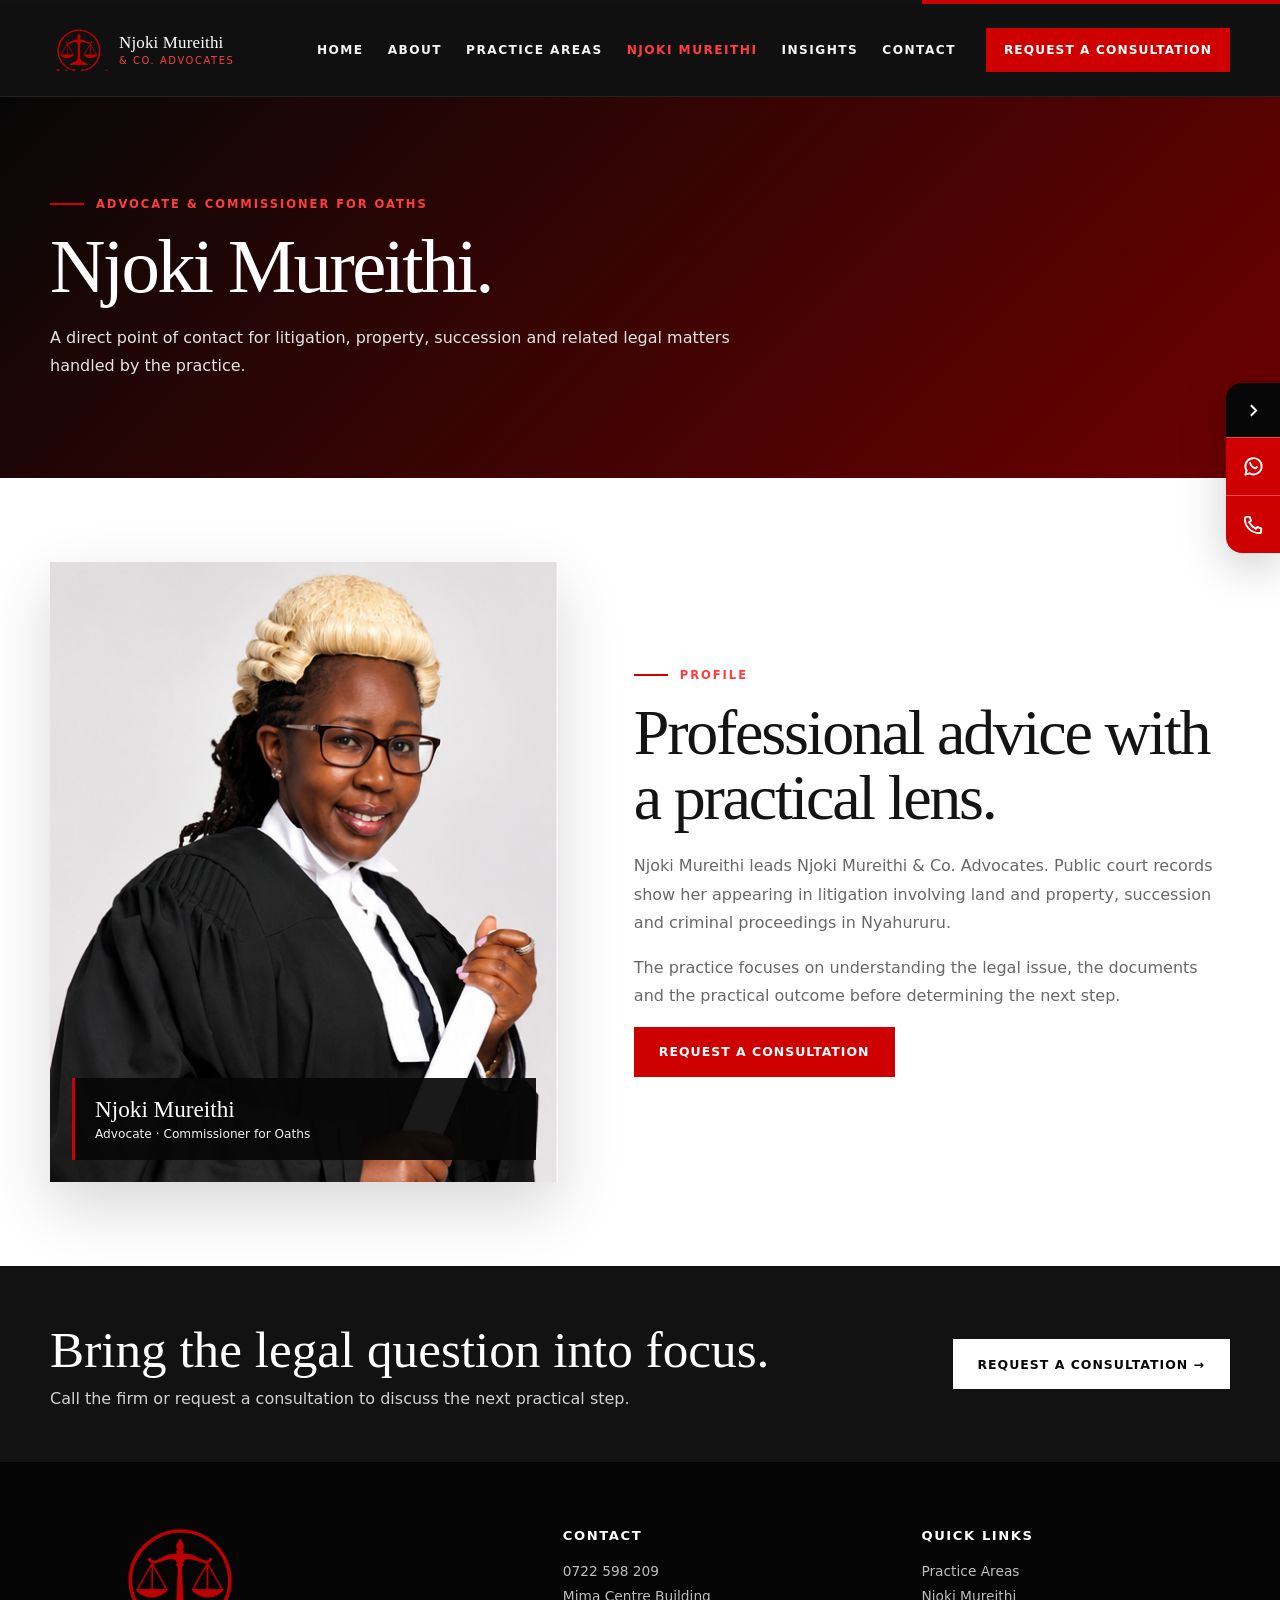
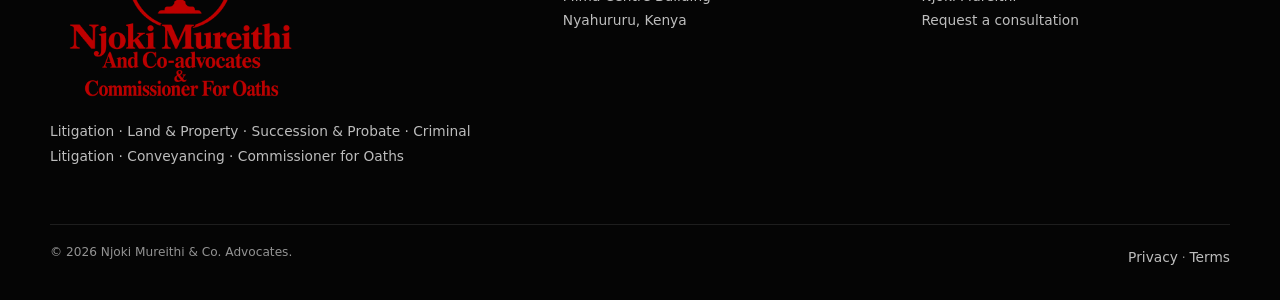
<file: managing-partner/index.html>
<!doctype html><html lang="en"><head><meta charset="utf-8"><meta name="viewport" content="width=device-width,initial-scale=1,viewport-fit=cover"><title>Njoki Mureithi | Njoki Mureithi & Co. Advocates</title><meta name="description" content="Profile of Njoki Mureithi, advocate and Commissioner for Oaths at Njoki Mureithi & Co. Advocates."><link rel="canonical" href="https://njoki-mureithi-advocates.vercel.app/managing-partner/"><meta name="theme-color" content="#070707"><meta property="og:type" content="website"><meta property="og:title" content="Njoki Mureithi | Njoki Mureithi & Co. Advocates"><meta property="og:description" content="Profile of Njoki Mureithi, advocate and Commissioner for Oaths at Njoki Mureithi & Co. Advocates."><meta property="og:url" content="https://njoki-mureithi-advocates.vercel.app/managing-partner/"><meta property="og:image" content="https://njoki-mureithi-advocates.vercel.app/images/njoki-mureithi-social-card.jpg"><link rel="manifest" href="/site.webmanifest"><link rel="icon" href="/images/icon-192.png"><link rel="stylesheet" href="/assets/css/site.css?v=2"><script type="application/ld+json">{"@context":"https://schema.org","@type":"LegalService","name":"Njoki Mureithi & Co. Advocates","address":{"@type":"PostalAddress","streetAddress":"Mima Centre Building","addressLocality":"Nyahururu","addressCountry":"KE"},"telephone":"+254722598209","url":"https://njoki-mureithi-advocates.vercel.app"}</script></head><body><div class="topline"></div><header class="site-header"><div class="container nav"><a class="brand" href="/" aria-label="Njoki Mureithi & Co. Advocates home"><img class="brand-mark" src="/images/monogram-red.png" alt=""><span class="brand-name"><b>Njoki Mureithi</b><small>& Co. Advocates</small></span></a><nav class="nav-links" aria-label="Primary navigation"><a class="" href="/">Home</a><a class="" href="/about/">About</a><a class="" href="/practice-areas/">Practice Areas</a><a class="active" href="/managing-partner/">Njoki Mureithi</a><a class="" href="/insights/">Insights</a><a class="" href="/contact/">Contact</a></nav><a class="nav-cta" href="https://wa.me/254722598209" target="_blank" rel="noopener">Request a consultation</a><button class="menu-btn" aria-label="Open menu" aria-expanded="false"><span></span></button></div><nav class="mobile-nav" aria-label="Mobile navigation"><a href="/">Home</a><a href="/about/">About</a><a href="/practice-areas/">Practice Areas</a><a href="/managing-partner/">Njoki Mureithi</a><a href="/insights/">Insights</a><a href="/contact/">Contact</a><a href="https://wa.me/254722598209" target="_blank" rel="noopener">Request a consultation</a></nav></header><main><section class="page-hero"><div class="container"><div class="eyebrow">Advocate & Commissioner for Oaths</div><h1 class="page-title">Njoki Mureithi.</h1><p>A direct point of contact for litigation, property, succession and related legal matters handled by the practice.</p></div></section><section class="page-main"><div class="container partner-grid"><div class="partner-visual" style="background-image:url('/assets/media/njoki-barrister.png');background-position:center top"><div class="partner-badge"><strong>Njoki Mureithi</strong><span>Advocate · Commissioner for Oaths</span></div></div><div><div class="eyebrow">Profile</div><h2 class="section-title">Professional advice with a practical lens.</h2><p class="section-copy">Njoki Mureithi leads Njoki Mureithi & Co. Advocates. Public court records show her appearing in litigation involving land and property, succession and criminal proceedings in Nyahururu.</p><p class="section-copy">The practice focuses on understanding the legal issue, the documents and the practical outcome before determining the next step.</p><a class="btn btn-gold" href="https://wa.me/254722598209" target="_blank" rel="noopener">Request a consultation</a></div></div></section></main><aside class="contact-rail" aria-label="Quick contact"><button class="rail-toggle" aria-label="Expand or collapse quick contact"><svg viewBox="0 0 24 24"><path d="M9 18l6-6-6-6"/></svg></button><div class="rail-actions"><a href="https://wa.me/254722598209" target="_blank" rel="noopener" aria-label="WhatsApp Njoki Mureithi & Co. Advocates"><svg viewBox="0 0 24 24"><path d="M20.5 11.8a8.5 8.5 0 0 1-12.6 7.4L3.5 20.5l1.3-4.2a8.5 8.5 0 1 1 15.7-4.5Z"/><path d="M8.5 8.2c.4 2.4 2.2 4.5 4.8 5.6.9.4 1.7-.3 2.1-1.2"/></svg></a><a href="tel:+254722598209" aria-label="Call Njoki Mureithi & Co. Advocates"><svg viewBox="0 0 24 24"><path d="M5 4h3l1.4 4-2 1.4a16 16 0 0 0 7.2 7.2l1.4-2L20 16v3c0 1.1-.9 2-2 2C9.7 21 3 14.3 3 6c0-1.1.9-2 2-2Z"/></svg></a></div></aside><section class="cta-strip"><div class="container"><div><h2>Bring the legal question into focus.</h2><p>Call the firm or request a consultation to discuss the next practical step.</p></div><a class="btn btn-light" href="https://wa.me/254722598209" target="_blank" rel="noopener">Request a consultation →</a></div></section><footer class="footer"><div class="container"><div class="footer-grid"><div><div class="footer-brand"><img src="/images/logo-red.png" alt="Njoki Mureithi & Co. Advocates"></div><p>Litigation · Land & Property · Succession & Probate · Criminal Litigation · Conveyancing · Commissioner for Oaths</p></div><div><h4>Contact</h4><p><a href="tel:+254722598209">0722 598 209</a><br>Mima Centre Building<br>Nyahururu, Kenya</p></div><div><h4>Quick links</h4><p><a href="/practice-areas/">Practice Areas</a><br><a href="/managing-partner/">Njoki Mureithi</a><br><a href="https://wa.me/254722598209" target="_blank" rel="noopener">Request a consultation</a></p></div></div><div class="footer-bottom"><span>© 2026 Njoki Mureithi & Co. Advocates.</span><span><a href="/privacy/">Privacy</a> · <a href="/terms/">Terms</a></span></div></div></footer><script src="/assets/js/site.js?v=2" defer></script></body></html>
</file>
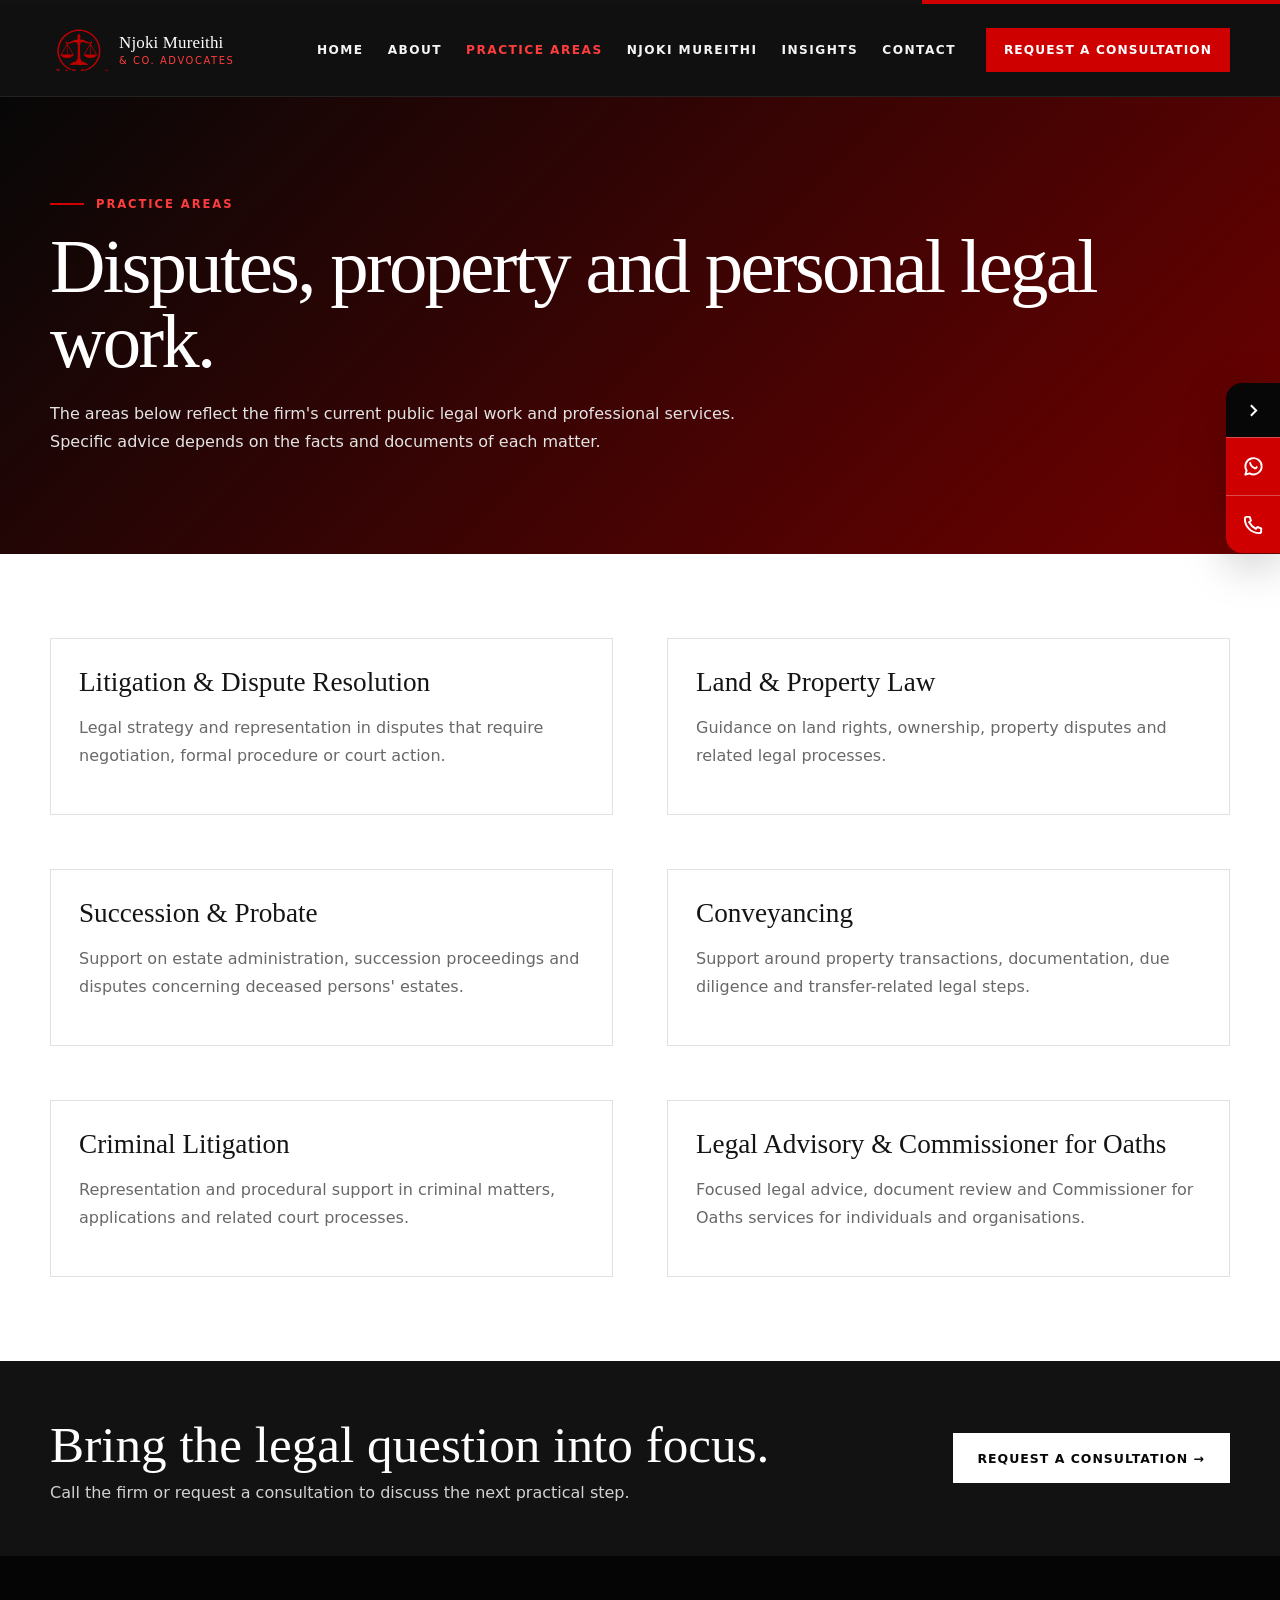
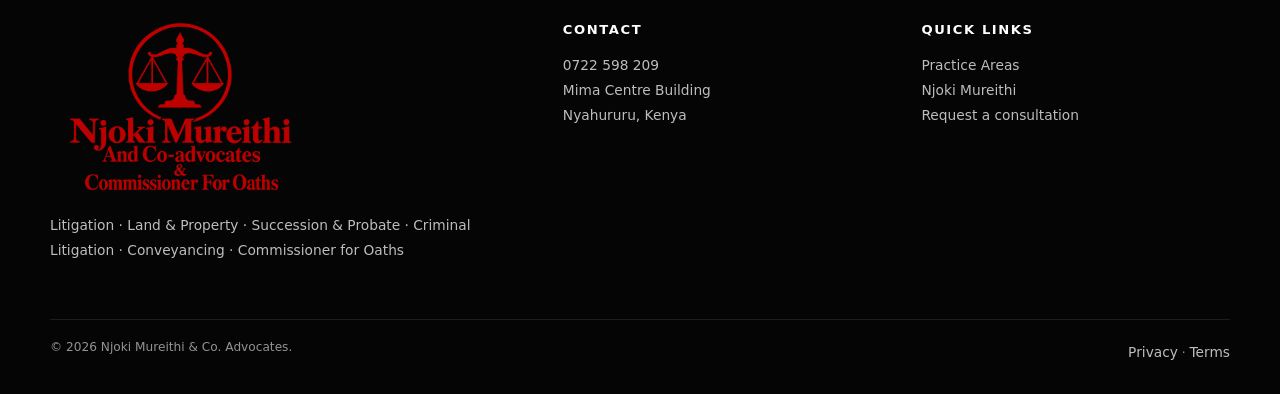
<file: practice-areas/index.html>
<!doctype html><html lang="en"><head><meta charset="utf-8"><meta name="viewport" content="width=device-width,initial-scale=1,viewport-fit=cover"><title>Practice Areas | Njoki Mureithi & Co. Advocates</title><meta name="description" content="Practice areas of Njoki Mureithi & Co. Advocates in Nyahururu."><link rel="canonical" href="https://njoki-mureithi-advocates.vercel.app/practice-areas/"><meta name="theme-color" content="#070707"><meta property="og:type" content="website"><meta property="og:title" content="Practice Areas | Njoki Mureithi & Co. Advocates"><meta property="og:description" content="Practice areas of Njoki Mureithi & Co. Advocates in Nyahururu."><meta property="og:url" content="https://njoki-mureithi-advocates.vercel.app/practice-areas/"><meta property="og:image" content="https://njoki-mureithi-advocates.vercel.app/images/njoki-mureithi-social-card.jpg"><link rel="manifest" href="/site.webmanifest"><link rel="icon" href="/images/icon-192.png"><link rel="stylesheet" href="/assets/css/site.css?v=2"><script type="application/ld+json">{"@context":"https://schema.org","@type":"LegalService","name":"Njoki Mureithi & Co. Advocates","address":{"@type":"PostalAddress","streetAddress":"Mima Centre Building","addressLocality":"Nyahururu","addressCountry":"KE"},"telephone":"+254722598209","url":"https://njoki-mureithi-advocates.vercel.app"}</script></head><body><div class="topline"></div><header class="site-header"><div class="container nav"><a class="brand" href="/" aria-label="Njoki Mureithi & Co. Advocates home"><img class="brand-mark" src="/images/monogram-red.png" alt=""><span class="brand-name"><b>Njoki Mureithi</b><small>& Co. Advocates</small></span></a><nav class="nav-links" aria-label="Primary navigation"><a class="" href="/">Home</a><a class="" href="/about/">About</a><a class="active" href="/practice-areas/">Practice Areas</a><a class="" href="/managing-partner/">Njoki Mureithi</a><a class="" href="/insights/">Insights</a><a class="" href="/contact/">Contact</a></nav><a class="nav-cta" href="https://wa.me/254722598209" target="_blank" rel="noopener">Request a consultation</a><button class="menu-btn" aria-label="Open menu" aria-expanded="false"><span></span></button></div><nav class="mobile-nav" aria-label="Mobile navigation"><a href="/">Home</a><a href="/about/">About</a><a href="/practice-areas/">Practice Areas</a><a href="/managing-partner/">Njoki Mureithi</a><a href="/insights/">Insights</a><a href="/contact/">Contact</a><a href="https://wa.me/254722598209" target="_blank" rel="noopener">Request a consultation</a></nav></header><main><section class="page-hero"><div class="container"><div class="eyebrow">Practice areas</div><h1 class="page-title">Disputes, property and personal legal work.</h1><p>The areas below reflect the firm's current public legal work and professional services. Specific advice depends on the facts and documents of each matter.</p></div></section><section class="page-main"><div class="container"><div class="two-col"><div class="info-card" id="litigation"><h3>Litigation & Dispute Resolution</h3><p>Legal strategy and representation in disputes that require negotiation, formal procedure or court action.</p></div><div class="info-card" id="property"><h3>Land & Property Law</h3><p>Guidance on land rights, ownership, property disputes and related legal processes.</p></div><div class="info-card" id="succession"><h3>Succession & Probate</h3><p>Support on estate administration, succession proceedings and disputes concerning deceased persons' estates.</p></div><div class="info-card" id="conveyancing"><h3>Conveyancing</h3><p>Support around property transactions, documentation, due diligence and transfer-related legal steps.</p></div><div class="info-card" id="criminal"><h3>Criminal Litigation</h3><p>Representation and procedural support in criminal matters, applications and related court processes.</p></div><div class="info-card" id="advisory"><h3>Legal Advisory & Commissioner for Oaths</h3><p>Focused legal advice, document review and Commissioner for Oaths services for individuals and organisations.</p></div></div></div></section></main><aside class="contact-rail" aria-label="Quick contact"><button class="rail-toggle" aria-label="Expand or collapse quick contact"><svg viewBox="0 0 24 24"><path d="M9 18l6-6-6-6"/></svg></button><div class="rail-actions"><a href="https://wa.me/254722598209" target="_blank" rel="noopener" aria-label="WhatsApp Njoki Mureithi & Co. Advocates"><svg viewBox="0 0 24 24"><path d="M20.5 11.8a8.5 8.5 0 0 1-12.6 7.4L3.5 20.5l1.3-4.2a8.5 8.5 0 1 1 15.7-4.5Z"/><path d="M8.5 8.2c.4 2.4 2.2 4.5 4.8 5.6.9.4 1.7-.3 2.1-1.2"/></svg></a><a href="tel:+254722598209" aria-label="Call Njoki Mureithi & Co. Advocates"><svg viewBox="0 0 24 24"><path d="M5 4h3l1.4 4-2 1.4a16 16 0 0 0 7.2 7.2l1.4-2L20 16v3c0 1.1-.9 2-2 2C9.7 21 3 14.3 3 6c0-1.1.9-2 2-2Z"/></svg></a></div></aside><section class="cta-strip"><div class="container"><div><h2>Bring the legal question into focus.</h2><p>Call the firm or request a consultation to discuss the next practical step.</p></div><a class="btn btn-light" href="https://wa.me/254722598209" target="_blank" rel="noopener">Request a consultation →</a></div></section><footer class="footer"><div class="container"><div class="footer-grid"><div><div class="footer-brand"><img src="/images/logo-red.png" alt="Njoki Mureithi & Co. Advocates"></div><p>Litigation · Land & Property · Succession & Probate · Criminal Litigation · Conveyancing · Commissioner for Oaths</p></div><div><h4>Contact</h4><p><a href="tel:+254722598209">0722 598 209</a><br>Mima Centre Building<br>Nyahururu, Kenya</p></div><div><h4>Quick links</h4><p><a href="/practice-areas/">Practice Areas</a><br><a href="/managing-partner/">Njoki Mureithi</a><br><a href="https://wa.me/254722598209" target="_blank" rel="noopener">Request a consultation</a></p></div></div><div class="footer-bottom"><span>© 2026 Njoki Mureithi & Co. Advocates.</span><span><a href="/privacy/">Privacy</a> · <a href="/terms/">Terms</a></span></div></div></footer><script src="/assets/js/site.js?v=2" defer></script></body></html>
</file>
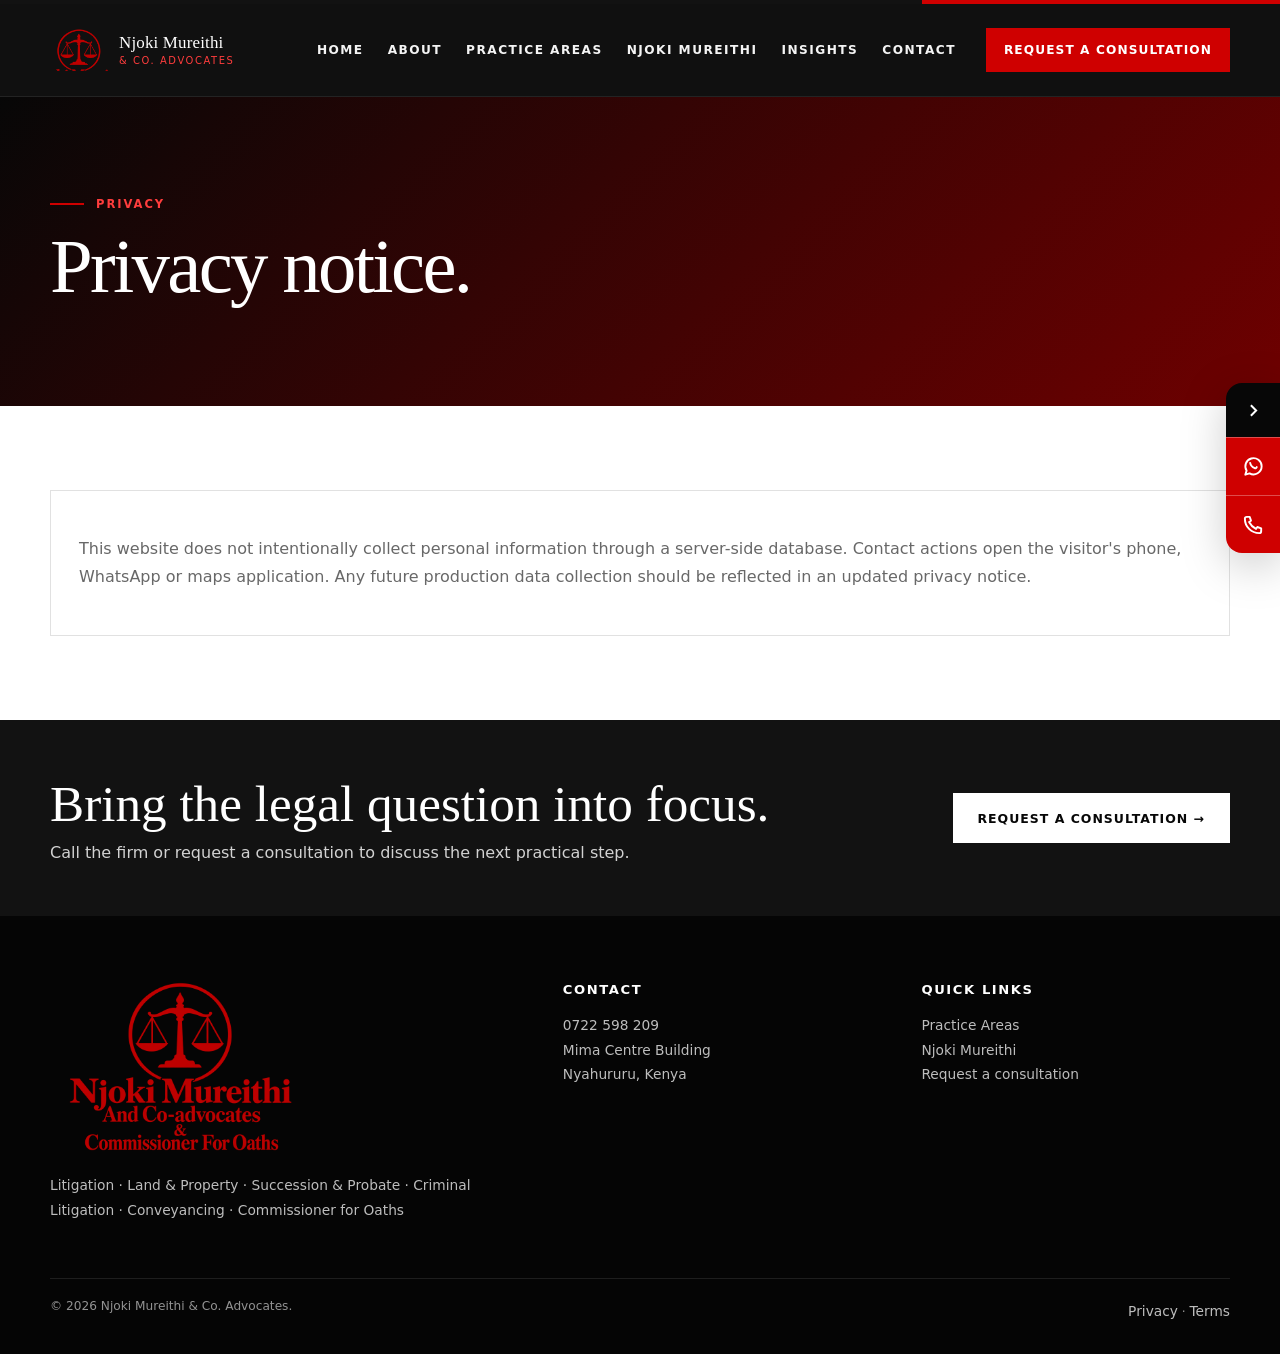
<file: privacy/index.html>
<!doctype html><html lang="en"><head><meta charset="utf-8"><meta name="viewport" content="width=device-width,initial-scale=1,viewport-fit=cover"><title>Privacy | Njoki Mureithi & Co. Advocates</title><meta name="description" content="Privacy notice for Njoki Mureithi & Co. Advocates."><link rel="canonical" href="https://njoki-mureithi-advocates.vercel.app/privacy/"><meta name="theme-color" content="#070707"><meta property="og:type" content="website"><meta property="og:title" content="Privacy | Njoki Mureithi & Co. Advocates"><meta property="og:description" content="Privacy notice for Njoki Mureithi & Co. Advocates."><meta property="og:url" content="https://njoki-mureithi-advocates.vercel.app/privacy/"><meta property="og:image" content="https://njoki-mureithi-advocates.vercel.app/images/njoki-mureithi-social-card.jpg"><link rel="manifest" href="/site.webmanifest"><link rel="icon" href="/images/icon-192.png"><link rel="stylesheet" href="/assets/css/site.css?v=2"><script type="application/ld+json">{"@context":"https://schema.org","@type":"LegalService","name":"Njoki Mureithi & Co. Advocates","address":{"@type":"PostalAddress","streetAddress":"Mima Centre Building","addressLocality":"Nyahururu","addressCountry":"KE"},"telephone":"+254722598209","url":"https://njoki-mureithi-advocates.vercel.app"}</script></head><body><div class="topline"></div><header class="site-header"><div class="container nav"><a class="brand" href="/" aria-label="Njoki Mureithi & Co. Advocates home"><img class="brand-mark" src="/images/monogram-red.png" alt=""><span class="brand-name"><b>Njoki Mureithi</b><small>& Co. Advocates</small></span></a><nav class="nav-links" aria-label="Primary navigation"><a class="" href="/">Home</a><a class="" href="/about/">About</a><a class="" href="/practice-areas/">Practice Areas</a><a class="" href="/managing-partner/">Njoki Mureithi</a><a class="" href="/insights/">Insights</a><a class="" href="/contact/">Contact</a></nav><a class="nav-cta" href="https://wa.me/254722598209" target="_blank" rel="noopener">Request a consultation</a><button class="menu-btn" aria-label="Open menu" aria-expanded="false"><span></span></button></div><nav class="mobile-nav" aria-label="Mobile navigation"><a href="/">Home</a><a href="/about/">About</a><a href="/practice-areas/">Practice Areas</a><a href="/managing-partner/">Njoki Mureithi</a><a href="/insights/">Insights</a><a href="/contact/">Contact</a><a href="https://wa.me/254722598209" target="_blank" rel="noopener">Request a consultation</a></nav></header><main><section class="page-hero"><div class="container"><div class="eyebrow">Privacy</div><h1 class="page-title">Privacy notice.</h1></div></section><section class="page-main"><div class="container"><div class="info-card"><p>This website does not intentionally collect personal information through a server-side database. Contact actions open the visitor's phone, WhatsApp or maps application. Any future production data collection should be reflected in an updated privacy notice.</p></div></div></section></main><aside class="contact-rail" aria-label="Quick contact"><button class="rail-toggle" aria-label="Expand or collapse quick contact"><svg viewBox="0 0 24 24"><path d="M9 18l6-6-6-6"/></svg></button><div class="rail-actions"><a href="https://wa.me/254722598209" target="_blank" rel="noopener" aria-label="WhatsApp Njoki Mureithi & Co. Advocates"><svg viewBox="0 0 24 24"><path d="M20.5 11.8a8.5 8.5 0 0 1-12.6 7.4L3.5 20.5l1.3-4.2a8.5 8.5 0 1 1 15.7-4.5Z"/><path d="M8.5 8.2c.4 2.4 2.2 4.5 4.8 5.6.9.4 1.7-.3 2.1-1.2"/></svg></a><a href="tel:+254722598209" aria-label="Call Njoki Mureithi & Co. Advocates"><svg viewBox="0 0 24 24"><path d="M5 4h3l1.4 4-2 1.4a16 16 0 0 0 7.2 7.2l1.4-2L20 16v3c0 1.1-.9 2-2 2C9.7 21 3 14.3 3 6c0-1.1.9-2 2-2Z"/></svg></a></div></aside><section class="cta-strip"><div class="container"><div><h2>Bring the legal question into focus.</h2><p>Call the firm or request a consultation to discuss the next practical step.</p></div><a class="btn btn-light" href="https://wa.me/254722598209" target="_blank" rel="noopener">Request a consultation →</a></div></section><footer class="footer"><div class="container"><div class="footer-grid"><div><div class="footer-brand"><img src="/images/logo-red.png" alt="Njoki Mureithi & Co. Advocates"></div><p>Litigation · Land & Property · Succession & Probate · Criminal Litigation · Conveyancing · Commissioner for Oaths</p></div><div><h4>Contact</h4><p><a href="tel:+254722598209">0722 598 209</a><br>Mima Centre Building<br>Nyahururu, Kenya</p></div><div><h4>Quick links</h4><p><a href="/practice-areas/">Practice Areas</a><br><a href="/managing-partner/">Njoki Mureithi</a><br><a href="https://wa.me/254722598209" target="_blank" rel="noopener">Request a consultation</a></p></div></div><div class="footer-bottom"><span>© 2026 Njoki Mureithi & Co. Advocates.</span><span><a href="/privacy/">Privacy</a> · <a href="/terms/">Terms</a></span></div></div></footer><script src="/assets/js/site.js?v=2" defer></script></body></html>
</file>
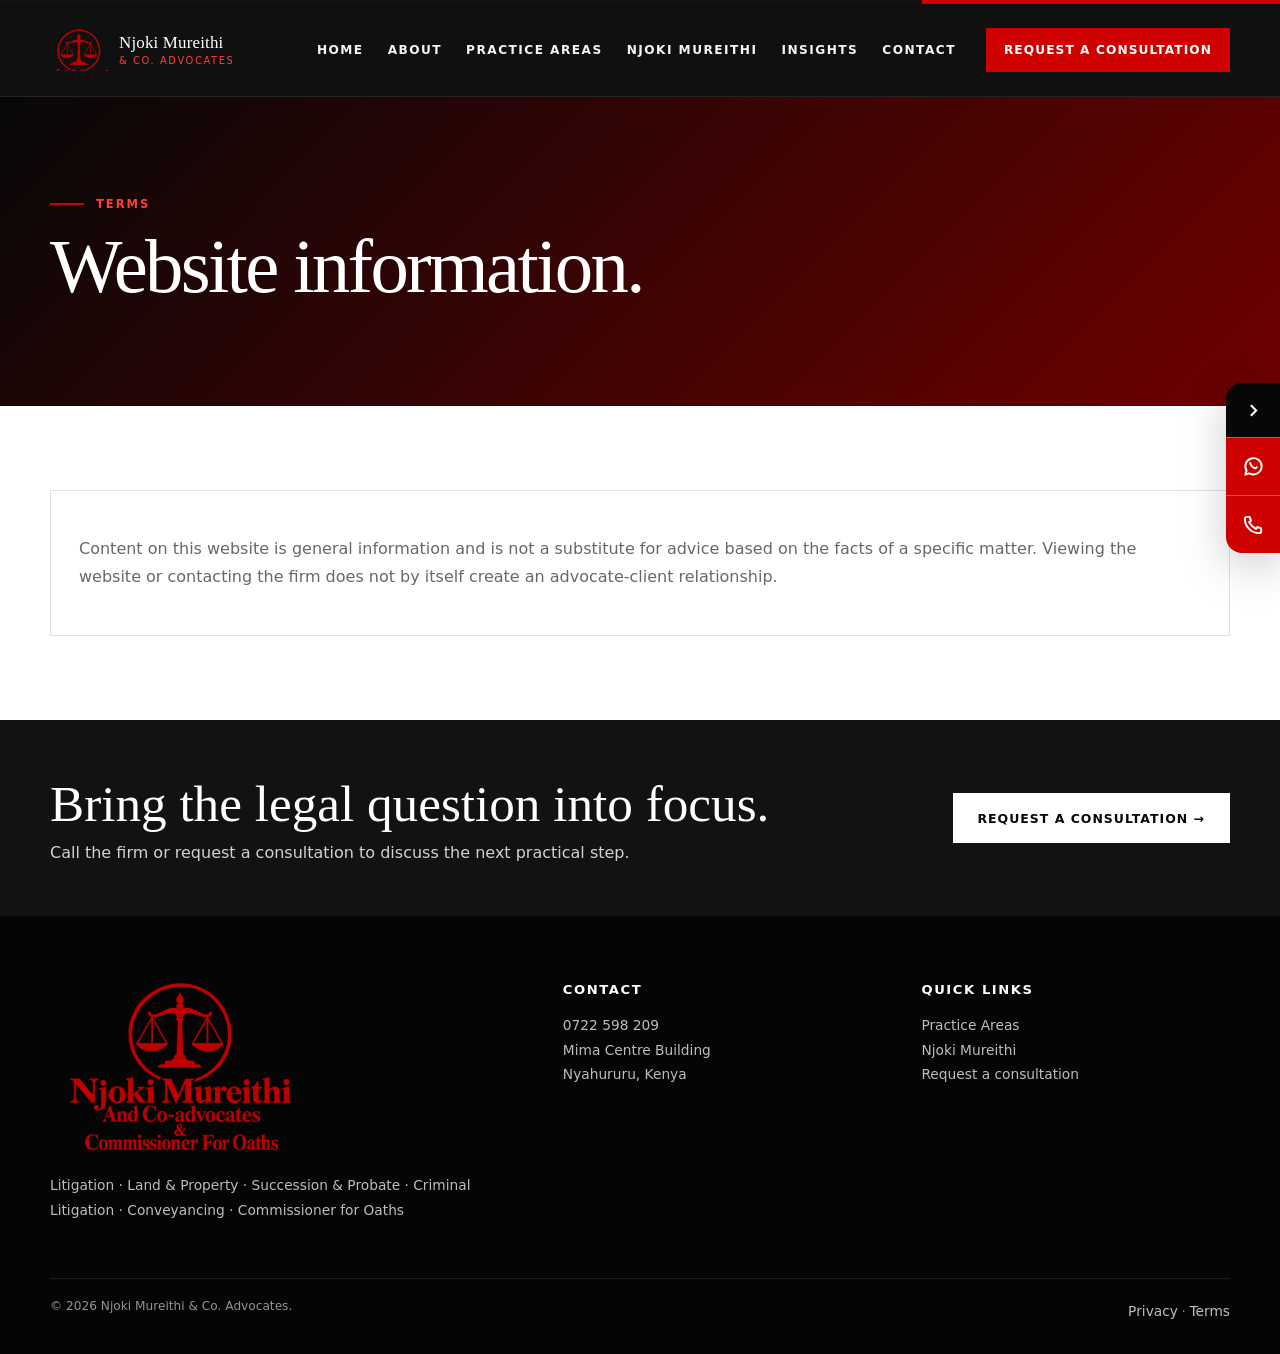
<file: terms/index.html>
<!doctype html><html lang="en"><head><meta charset="utf-8"><meta name="viewport" content="width=device-width,initial-scale=1,viewport-fit=cover"><title>Terms | Njoki Mureithi & Co. Advocates</title><meta name="description" content="Website terms for Njoki Mureithi & Co. Advocates."><link rel="canonical" href="https://njoki-mureithi-advocates.vercel.app/terms/"><meta name="theme-color" content="#070707"><meta property="og:type" content="website"><meta property="og:title" content="Terms | Njoki Mureithi & Co. Advocates"><meta property="og:description" content="Website terms for Njoki Mureithi & Co. Advocates."><meta property="og:url" content="https://njoki-mureithi-advocates.vercel.app/terms/"><meta property="og:image" content="https://njoki-mureithi-advocates.vercel.app/images/njoki-mureithi-social-card.jpg"><link rel="manifest" href="/site.webmanifest"><link rel="icon" href="/images/icon-192.png"><link rel="stylesheet" href="/assets/css/site.css?v=2"><script type="application/ld+json">{"@context":"https://schema.org","@type":"LegalService","name":"Njoki Mureithi & Co. Advocates","address":{"@type":"PostalAddress","streetAddress":"Mima Centre Building","addressLocality":"Nyahururu","addressCountry":"KE"},"telephone":"+254722598209","url":"https://njoki-mureithi-advocates.vercel.app"}</script></head><body><div class="topline"></div><header class="site-header"><div class="container nav"><a class="brand" href="/" aria-label="Njoki Mureithi & Co. Advocates home"><img class="brand-mark" src="/images/monogram-red.png" alt=""><span class="brand-name"><b>Njoki Mureithi</b><small>& Co. Advocates</small></span></a><nav class="nav-links" aria-label="Primary navigation"><a class="" href="/">Home</a><a class="" href="/about/">About</a><a class="" href="/practice-areas/">Practice Areas</a><a class="" href="/managing-partner/">Njoki Mureithi</a><a class="" href="/insights/">Insights</a><a class="" href="/contact/">Contact</a></nav><a class="nav-cta" href="https://wa.me/254722598209" target="_blank" rel="noopener">Request a consultation</a><button class="menu-btn" aria-label="Open menu" aria-expanded="false"><span></span></button></div><nav class="mobile-nav" aria-label="Mobile navigation"><a href="/">Home</a><a href="/about/">About</a><a href="/practice-areas/">Practice Areas</a><a href="/managing-partner/">Njoki Mureithi</a><a href="/insights/">Insights</a><a href="/contact/">Contact</a><a href="https://wa.me/254722598209" target="_blank" rel="noopener">Request a consultation</a></nav></header><main><section class="page-hero"><div class="container"><div class="eyebrow">Terms</div><h1 class="page-title">Website information.</h1></div></section><section class="page-main"><div class="container"><div class="info-card"><p>Content on this website is general information and is not a substitute for advice based on the facts of a specific matter. Viewing the website or contacting the firm does not by itself create an advocate-client relationship.</p></div></div></section></main><aside class="contact-rail" aria-label="Quick contact"><button class="rail-toggle" aria-label="Expand or collapse quick contact"><svg viewBox="0 0 24 24"><path d="M9 18l6-6-6-6"/></svg></button><div class="rail-actions"><a href="https://wa.me/254722598209" target="_blank" rel="noopener" aria-label="WhatsApp Njoki Mureithi & Co. Advocates"><svg viewBox="0 0 24 24"><path d="M20.5 11.8a8.5 8.5 0 0 1-12.6 7.4L3.5 20.5l1.3-4.2a8.5 8.5 0 1 1 15.7-4.5Z"/><path d="M8.5 8.2c.4 2.4 2.2 4.5 4.8 5.6.9.4 1.7-.3 2.1-1.2"/></svg></a><a href="tel:+254722598209" aria-label="Call Njoki Mureithi & Co. Advocates"><svg viewBox="0 0 24 24"><path d="M5 4h3l1.4 4-2 1.4a16 16 0 0 0 7.2 7.2l1.4-2L20 16v3c0 1.1-.9 2-2 2C9.7 21 3 14.3 3 6c0-1.1.9-2 2-2Z"/></svg></a></div></aside><section class="cta-strip"><div class="container"><div><h2>Bring the legal question into focus.</h2><p>Call the firm or request a consultation to discuss the next practical step.</p></div><a class="btn btn-light" href="https://wa.me/254722598209" target="_blank" rel="noopener">Request a consultation →</a></div></section><footer class="footer"><div class="container"><div class="footer-grid"><div><div class="footer-brand"><img src="/images/logo-red.png" alt="Njoki Mureithi & Co. Advocates"></div><p>Litigation · Land & Property · Succession & Probate · Criminal Litigation · Conveyancing · Commissioner for Oaths</p></div><div><h4>Contact</h4><p><a href="tel:+254722598209">0722 598 209</a><br>Mima Centre Building<br>Nyahururu, Kenya</p></div><div><h4>Quick links</h4><p><a href="/practice-areas/">Practice Areas</a><br><a href="/managing-partner/">Njoki Mureithi</a><br><a href="https://wa.me/254722598209" target="_blank" rel="noopener">Request a consultation</a></p></div></div><div class="footer-bottom"><span>© 2026 Njoki Mureithi & Co. Advocates.</span><span><a href="/privacy/">Privacy</a> · <a href="/terms/">Terms</a></span></div></div></footer><script src="/assets/js/site.js?v=2" defer></script></body></html>
</file>
<file: assets/css/site.css>
:root{--navy:#121212;--navy2:#070707;--blue:#8f0000;--gold:#cf0000;--gold2:#ff3d3d;--ivory:#f7f4ed;--paper:#fff;--ink:#141414;--muted:#686868;--line:#e1e1e1;--max:1180px;--shadow:0 24px 60px rgba(0,0,0,.16)}
*{box-sizing:border-box}html{scroll-behavior:smooth}body{margin:0;background:var(--paper);color:var(--ink);font-family:Inter,ui-sans-serif,system-ui,-apple-system,BlinkMacSystemFont,"Segoe UI",sans-serif;overflow-x:hidden}a{color:inherit;text-decoration:none}img,video{max-width:100%;display:block}.container{width:min(calc(100% - 48px),var(--max));margin:auto}.topline{height:4px;background:linear-gradient(90deg,var(--navy) 0 72%,var(--gold) 72%)}
.site-header{position:sticky;top:0;z-index:100;background:rgba(7,7,7,.96);backdrop-filter:blur(12px);border-bottom:1px solid rgba(255,255,255,.08)}.nav{height:92px;display:flex;align-items:center;gap:30px}.brand{display:flex;align-items:center;gap:11px;margin-right:auto;color:white;min-width:230px}.brand-mark{width:58px;height:58px;object-fit:contain}.brand-name{display:flex;flex-direction:column;line-height:1.02}.brand-name b{font-family:Georgia,serif;font-size:1.06rem;font-weight:500;letter-spacing:.01em}.brand-name small{font-size:.62rem;text-transform:uppercase;letter-spacing:.16em;color:var(--gold2);margin-top:5px}.nav-links{display:flex;align-items:center;gap:24px}.nav-links a{color:#f4f4f4;font-size:.76rem;text-transform:uppercase;letter-spacing:.12em;font-weight:700}.nav-links a:hover,.nav-links a.active{color:var(--gold2)}.nav-cta{background:var(--gold);color:#fff;padding:15px 18px;font-weight:800;font-size:.76rem;text-transform:uppercase;letter-spacing:.09em}.menu-btn{display:none;width:48px;height:48px;border:1px solid rgba(255,255,255,.25);background:transparent;align-items:center;justify-content:center}.menu-btn:before,.menu-btn:after,.menu-btn span{content:"";display:block;width:22px;height:2px;background:white;position:absolute}.menu-btn:before{transform:translateY(-7px)}.menu-btn:after{transform:translateY(7px)}.mobile-nav{display:none}
.hero{position:relative;min-height:calc(100svh - 96px);display:flex;align-items:center;color:white;background:linear-gradient(90deg,rgba(0,0,0,.88),rgba(0,0,0,.53) 53%,rgba(0,0,0,.2)),url('https://images.unsplash.com/photo-1571055931484-22dce9d6c510?auto=format&fit=crop&w=2200&q=86') center/cover no-repeat}.hero:after{content:"";position:absolute;inset:auto 0 0;height:100px;background:linear-gradient(transparent,rgba(0,0,0,.5));pointer-events:none}.hero .container{position:relative;z-index:2}.hero-content{max-width:760px;padding:94px 0 108px}.eyebrow{display:flex;align-items:center;gap:12px;color:var(--gold2);font-size:.72rem;text-transform:uppercase;letter-spacing:.17em;font-weight:800}.eyebrow:before{content:"";width:34px;height:2px;background:var(--gold)}.display,.section-title,.page-title{font-family:Georgia,"Times New Roman",serif;font-weight:500;letter-spacing:-.035em}.display{font-size:clamp(3.55rem,6.4vw,7rem);line-height:.94;margin:24px 0}.display span{color:var(--gold2)}.lead{font-size:1.08rem;line-height:1.75;color:#eeeeee;max-width:620px}.hero-actions{display:flex;gap:12px;flex-wrap:wrap;margin-top:30px}.btn{min-height:50px;padding:0 24px;display:inline-flex;align-items:center;justify-content:center;font-weight:800;font-size:.78rem;text-transform:uppercase;letter-spacing:.08em;border:1px solid transparent}.btn-gold{background:var(--gold);color:#fff}.btn-ghost{border-color:rgba(255,255,255,.55);color:white;background:rgba(255,255,255,.05)}.btn-navy{background:var(--navy2);color:white}.btn-light{background:white;color:var(--navy2)}.hero-meta{display:flex;gap:30px;flex-wrap:wrap;margin-top:34px;color:#e7e7e7;font-size:.79rem}.hero-meta span{display:flex;align-items:center;gap:8px}.hero-meta i{width:6px;height:6px;border-radius:50%;background:var(--gold)}
.section{padding:96px 0}.section-title{font-size:clamp(2.5rem,5vw,4.6rem);line-height:1.02;margin:18px 0 22px}.section-copy{color:var(--muted);line-height:1.78;max-width:700px}.intro-grid{display:grid;grid-template-columns:1.05fr .95fr;gap:80px;align-items:center}.values{display:grid;grid-template-columns:repeat(3,1fr);gap:14px;margin-top:34px}.value{padding:18px;border-top:2px solid var(--gold);background:#fff}.value b{display:block;color:var(--navy);margin-bottom:7px}.value span{font-size:.82rem;line-height:1.55;color:var(--muted)}.logo-animation{background:var(--navy);padding:18px;box-shadow:var(--shadow);position:relative;overflow:hidden}.logo-animation img,.logo-animation video{width:100%;aspect-ratio:16/9;object-fit:cover}.logo-animation small{display:block;color:#f0f0f0;font-size:.73rem;letter-spacing:.08em;text-align:center;padding:12px 6px 3px}
.practice-section{background:#f2f2f2}.practice-grid{display:grid;grid-template-columns:repeat(3,1fr);gap:14px;margin-top:40px}.practice-card{position:relative;min-height:360px;overflow:hidden;background:#123;color:white}.practice-card:before{content:"";position:absolute;inset:0;background:linear-gradient(180deg,rgba(0,0,0,.05),rgba(0,0,0,.9));z-index:1}.practice-card:after{content:"";position:absolute;inset:0;background:var(--image) center/cover no-repeat;transition:transform .55s ease;z-index:0}.practice-card:hover:after{transform:scale(1.04)}.practice-content{position:absolute;left:24px;right:24px;bottom:24px;z-index:2}.practice-number{font-size:.7rem;letter-spacing:.14em;color:var(--gold2)}.practice-card h3{font-family:Georgia,serif;font-size:1.85rem;margin:.55rem 0 .5rem;font-weight:500}.practice-card p{font-size:.84rem;color:#e7e7e7;line-height:1.55;margin:0 0 12px}.practice-link{font-size:.7rem;font-weight:800;text-transform:uppercase;letter-spacing:.1em;color:var(--gold2)}
.partner-section{background:var(--navy2);color:white}.partner-grid{display:grid;grid-template-columns:.92fr 1.08fr;gap:76px;align-items:center}.partner-visual{min-height:620px;background:url('/assets/media/njoki-portrait-white.png') center 18%/cover no-repeat;position:relative;box-shadow:var(--shadow)}.partner-badge{position:absolute;left:22px;right:22px;bottom:22px;background:rgba(7,7,7,.92);padding:18px 20px;border-left:3px solid var(--gold)}.partner-badge strong{display:block;font-family:Georgia,serif;font-size:1.45rem;font-weight:500}.partner-badge span{font-size:.76rem;color:#d5d5d5}.partner-section .section-copy{color:#d0d0d0}.partner-points{display:grid;grid-template-columns:1fr 1fr;gap:14px;margin-top:28px}.partner-point{padding:18px;border:1px solid rgba(255,255,255,.15)}.partner-point b{display:block;color:var(--gold2);margin-bottom:7px}.partner-point span{color:#d4d4d4;font-size:.83rem;line-height:1.5}
.image-band{display:grid;grid-template-columns:1.1fr .9fr;min-height:520px;background:var(--navy)}.image-band .photo{background:url('https://images.unsplash.com/photo-1741991110666-88115e724741?auto=format&fit=crop&w=1800&q=82') center/cover no-repeat}.image-band .copy{display:flex;flex-direction:column;justify-content:center;padding:70px clamp(30px,6vw,90px);color:white}.image-band .copy p{color:#d7d7d7;line-height:1.75}.booking-band{background:var(--gold);padding:54px 0}.booking-band .container{display:grid;grid-template-columns:1fr auto;gap:30px;align-items:center}.booking-band h2{font-family:Georgia,serif;font-size:clamp(2rem,4vw,3.4rem);margin:0;color:#fff;font-weight:500}.booking-band p{margin:.5rem 0 0;color:#fff}
.insight-grid{display:grid;grid-template-columns:repeat(3,1fr);gap:18px;margin-top:36px}.insight-card{border:1px solid var(--line);padding:28px;background:white}.insight-card .tag{color:var(--gold);font-weight:800;font-size:.7rem;text-transform:uppercase;letter-spacing:.12em}.insight-card h3{font-family:Georgia,serif;font-size:1.55rem;line-height:1.15;margin:.8rem 0;font-weight:500}.insight-card p{color:var(--muted);line-height:1.65;font-size:.9rem}.insight-card a{color:var(--gold);font-weight:800;font-size:.75rem;text-transform:uppercase;letter-spacing:.08em}
.page-hero{background:linear-gradient(135deg,var(--navy2),#6f0000);color:white;padding:100px 0 82px}.page-title{font-size:clamp(3rem,6vw,5.8rem);line-height:.98;margin:18px 0 20px}.page-hero p{max-width:720px;color:#e4e4e4;line-height:1.75}.page-main{padding:84px 0}.two-col{display:grid;grid-template-columns:1fr 1fr;gap:54px;align-items:start}.info-card{border:1px solid var(--line);padding:28px;background:white}.info-card h3{font-family:Georgia,serif;font-size:1.7rem;margin:0 0 12px;font-weight:500}.info-card p,.info-card li{color:var(--muted);line-height:1.75}.contact-grid{display:grid;grid-template-columns:.82fr 1.18fr;gap:54px}.contact-list{display:grid;gap:14px}.contact-item{padding:20px;border:1px solid var(--line);background:white}.contact-item small{display:block;color:var(--gold);font-weight:800;text-transform:uppercase;letter-spacing:.1em;margin-bottom:6px}.contact-item a,.contact-item span{color:var(--navy);font-weight:700}.contact-form{display:grid;grid-template-columns:1fr 1fr;gap:14px}.contact-form .full{grid-column:1/-1}.contact-form input,.contact-form textarea,.contact-form select{width:100%;border:1px solid var(--line);padding:15px 16px;background:white;color:var(--ink);font:inherit}.contact-form textarea{min-height:160px;resize:vertical}.small-note{font-size:.82rem;color:var(--muted);line-height:1.6}.map-wrap{background:#f2f2f2;padding:0 0 90px}.map-head{padding:76px 0 28px}.map-shell{width:min(1400px,calc(100% - 28px));margin:auto;overflow:hidden;box-shadow:var(--shadow);background:white}.map-shell iframe{display:block;width:100%;height:560px;border:0}.map-footer{display:flex;justify-content:space-between;gap:24px;align-items:center;padding:22px 28px}.map-footer strong{display:block;color:var(--navy);font-size:1rem}.map-footer span{color:var(--muted);font-size:.86rem}
.contact-rail{position:fixed;right:0;top:52%;transform:translateY(-50%);z-index:1000;display:flex;flex-direction:column;align-items:flex-end;transition:transform .28s ease;filter:drop-shadow(0 12px 22px rgba(0,0,0,.2))}.contact-rail.collapsed{transform:translate(9px,-50%)}.rail-toggle{width:54px;height:54px;border:0;border-radius:16px 0 0 0;background:var(--navy2);color:white;display:grid;place-items:center;cursor:pointer}.rail-toggle svg{width:21px;height:21px;stroke:#fff;fill:none;stroke-width:2.3;transition:transform .28s ease}.contact-rail.collapsed .rail-toggle svg{transform:rotate(180deg)}.rail-actions{overflow:hidden;border-radius:0 0 0 16px;background:var(--gold);display:flex;flex-direction:column}.rail-actions a{width:54px;height:58px;display:grid;place-items:center;color:white;border-top:1px solid rgba(255,255,255,.3)}.rail-actions a:hover{background:#a90000}.rail-actions svg{width:23px;height:23px;stroke:#fff;fill:none;stroke-width:2;stroke-linecap:round;stroke-linejoin:round}
.cta-strip{background:var(--navy);padding:54px 0;color:white}.cta-strip .container{display:flex;align-items:center;justify-content:space-between;gap:24px}.cta-strip h2{font-family:Georgia,serif;font-size:clamp(2rem,4vw,3.3rem);margin:0;font-weight:500}.cta-strip p{margin:.6rem 0 0;color:#d2d2d2}.footer{background:#050505;color:#dedede;padding:66px 0 30px}.footer-grid{display:grid;grid-template-columns:1.2fr .8fr .8fr;gap:50px}.footer-brand{width:260px;margin-bottom:18px}.footer-brand img{width:100%;height:auto}.footer h4{color:white;font-size:.82rem;text-transform:uppercase;letter-spacing:.12em;margin:0 0 16px}.footer p,.footer a{font-size:.86rem;line-height:1.8;color:#bdbdbd}.footer a:hover{color:var(--gold2)}.footer-bottom{border-top:1px solid rgba(255,255,255,.1);margin-top:42px;padding-top:20px;display:flex;justify-content:space-between;gap:20px;font-size:.76rem;color:#939393}
.photo-pair{display:grid;grid-template-columns:1fr 1fr;gap:14px}.photo-pair img{width:100%;height:460px;object-fit:cover}.profile-gallery{display:grid;grid-template-columns:repeat(3,1fr);gap:14px;margin-top:40px}.profile-gallery img{width:100%;height:430px;object-fit:cover}.profile-gallery img:last-child{object-position:center top}
@media(max-width:1020px){.nav-links,.nav-cta{display:none}.menu-btn{display:flex;position:relative}.nav{height:82px}.brand{min-width:220px}.brand-mark{width:54px;height:54px}.brand-name b{font-size:1rem}.mobile-nav.open{display:flex;position:fixed;top:86px;left:0;right:0;background:var(--navy2);z-index:99;flex-direction:column;padding:14px 24px 24px;border-bottom:1px solid rgba(255,255,255,.1);box-shadow:0 18px 40px rgba(0,0,0,.24)}.mobile-nav a{padding:14px 4px;border-bottom:1px solid rgba(255,255,255,.1);font-weight:700;color:white}.intro-grid,.partner-grid,.image-band,.two-col,.contact-grid{grid-template-columns:1fr}.image-band .photo{min-height:420px}.practice-grid{grid-template-columns:1fr 1fr}.insight-grid{grid-template-columns:1fr 1fr}.footer-grid{grid-template-columns:1fr 1fr}.footer-grid>div:first-child{grid-column:1/-1}.booking-band .container{grid-template-columns:1fr}.profile-gallery{grid-template-columns:1fr 1fr}.photo-pair img{height:400px}}
@media(max-width:720px){.container{width:calc(100% - 30px);max-width:100%}.section{padding:66px 0}.nav{height:76px;gap:12px}.brand{min-width:0;flex:1;gap:8px}.brand-mark{width:48px;height:48px;flex:0 0 auto}.brand-name b{font-size:.88rem}.brand-name small{font-size:.53rem;letter-spacing:.11em}.menu-btn{width:44px;height:44px;flex:0 0 auto}.mobile-nav.open{top:80px}.hero{min-height:calc(100svh - 80px);background-position:55% center}.hero-content{padding:58px 0 70px}.display{font-size:clamp(2.75rem,12.7vw,4rem);max-width:95%}.lead{font-size:.97rem;line-height:1.6;max-width:94%}.hero-actions{gap:9px}.btn{min-height:48px;padding:0 18px;font-size:.76rem}.hero-meta{gap:12px;margin-top:24px;font-size:.73rem}.values{grid-template-columns:1fr}.logo-animation{padding:9px}.practice-grid{grid-template-columns:1fr}.practice-card{min-height:320px}.partner-visual{min-height:520px;background-position:center 14%}.partner-points{grid-template-columns:1fr}.image-band .photo{min-height:330px}.image-band .copy{padding:50px 22px}.insight-grid{grid-template-columns:1fr}.booking-band{padding:44px 0}.map-shell{width:calc(100% - 18px)}.map-shell iframe{height:420px}.map-footer{align-items:flex-start;flex-direction:column;padding:20px}.map-footer .btn{width:100%}.contact-form{grid-template-columns:1fr}.contact-form .full{grid-column:auto}.cta-strip .container{align-items:flex-start;flex-direction:column}.footer-grid{grid-template-columns:1fr;gap:30px}.footer-grid>div:first-child{grid-column:auto}.footer-bottom{flex-direction:column}.contact-rail{top:56%;max-height:42vh}.rail-toggle{width:46px;height:46px}.rail-actions a{width:46px;height:50px}.rail-actions svg{width:20px;height:20px}.contact-rail.collapsed{transform:translate(7px,-50%)}.section-title{font-size:clamp(2.1rem,10vw,3rem)}.page-hero{padding:70px 0 56px}.page-main{padding:60px 0}.profile-gallery,.photo-pair{grid-template-columns:1fr}.profile-gallery img,.photo-pair img{height:auto}}
@media(max-width:390px){.container{width:calc(100% - 24px)}.brand-mark{width:43px;height:43px}.brand-name b{font-size:.82rem}.brand-name small{font-size:.49rem}.display{font-size:2.75rem}.hero-content{padding-top:48px}.partner-visual{min-height:460px}.rail-toggle{width:43px;height:43px}.rail-actions a{width:43px;height:47px}.map-shell iframe{height:370px}.footer-brand{width:225px}}
@media(prefers-reduced-motion:reduce){*{scroll-behavior:auto!important;animation:none!important;transition:none!important}}

/* Njoki visibility + mobile hardening */
.partner-badge strong{color:#fff!important;text-shadow:0 1px 2px rgba(0,0,0,.35)}
.partner-badge span{color:#f0f0f0}
.partner-badge{max-width:calc(100% - 44px)}

html,body{max-width:100%;overflow-x:hidden}
body{min-width:0}
.container,.nav,.brand,.brand-name,.hero-content,.partner-grid>* ,.two-col>* ,.contact-grid>*{min-width:0}
img,video,iframe{max-width:100%}
.section-copy,.lead,.page-hero p,.info-card p,.contact-item span,.contact-item a,.footer p,.footer a{overflow-wrap:anywhere}

@media(max-width:1020px){
  .partner-grid{gap:42px}
  .partner-visual{width:100%;min-height:0;aspect-ratio:4/5;background-position:center 12%}
  .mobile-nav.open{max-height:calc(100svh - 86px);overflow-y:auto;-webkit-overflow-scrolling:touch}
}

@media(max-width:720px){
  .container{width:min(calc(100% - 30px),var(--max))}
  .topline{height:3px}
  .site-header{backdrop-filter:blur(10px)}
  .nav{height:74px;padding:0;gap:10px}
  .brand{gap:7px;max-width:calc(100% - 54px)}
  .brand-mark{width:44px;height:44px}
  .brand-name{max-width:calc(100% - 52px);line-height:1.05}
  .brand-name b{font-size:.84rem;white-space:normal;line-height:1.05}
  .brand-name small{font-size:.48rem;letter-spacing:.085em;white-space:normal;line-height:1.25;margin-top:4px}
  .menu-btn{width:44px;height:44px}
  .mobile-nav.open{top:77px;max-height:calc(100svh - 77px);padding:10px 15px calc(18px + env(safe-area-inset-bottom))}
  .mobile-nav a{padding:13px 4px;font-size:.9rem}

  .hero{min-height:calc(100svh - 77px);background-position:58% center}
  .hero-content{padding:50px 0 62px;max-width:100%}
  .eyebrow{font-size:.65rem;letter-spacing:.13em;gap:9px}
  .eyebrow:before{width:25px}
  .display{font-size:clamp(2.55rem,12vw,3.75rem);line-height:.95;margin:18px 0;letter-spacing:-.04em}
  .lead{font-size:.96rem;line-height:1.62;max-width:100%}
  .hero-actions{display:grid;grid-template-columns:1fr;gap:9px;width:100%;margin-top:24px}
  .hero-actions .btn{width:100%}
  .hero-meta{display:grid;grid-template-columns:1fr;gap:9px;margin-top:22px}

  .section{padding:62px 0}
  .section-title{font-size:clamp(2.05rem,10vw,3rem);line-height:1.04;margin:15px 0 18px}
  .intro-grid,.partner-grid,.image-band,.two-col,.contact-grid{gap:34px}
  .values{gap:10px;margin-top:26px}
  .value{padding:16px}
  .logo-animation{padding:8px}
  .logo-animation small{font-size:.64rem;letter-spacing:.06em}

  .practice-grid{gap:12px;margin-top:30px}
  .practice-card{min-height:305px}
  .practice-content{left:19px;right:19px;bottom:19px}
  .practice-card h3{font-size:1.62rem}

  .partner-visual{aspect-ratio:4/5;min-height:0;background-position:center 10%;box-shadow:0 16px 36px rgba(0,0,0,.16)}
  .partner-badge{left:12px;right:12px;bottom:12px;max-width:none;padding:14px 16px;background:rgba(7,7,7,.94);border-left-width:3px}
  .partner-badge strong{font-size:1.25rem;line-height:1.15;color:#fff!important}
  .partner-badge span{display:block;margin-top:4px;font-size:.72rem;line-height:1.35;color:#f0f0f0}
  .partner-points{gap:10px;margin-top:22px}
  .partner-point{padding:16px}

  .image-band .photo{min-height:300px}
  .image-band .copy{padding:44px 20px}
  .booking-band{padding:38px 0}
  .booking-band .container{gap:20px}
  .booking-band .btn{width:100%}

  .insight-grid{gap:12px;margin-top:28px}
  .insight-card{padding:22px}
  .insight-card h3{font-size:1.42rem}

  .page-hero{padding:58px 0 48px}
  .page-title{font-size:clamp(2.6rem,12vw,4rem);line-height:.98;margin:15px 0 16px}
  .page-main{padding:56px 0}
  .info-card{padding:22px}
  .info-card h3{font-size:1.5rem}

  .contact-list{gap:10px}
  .contact-item{padding:17px}
  .contact-form{gap:11px}
  .contact-form input,.contact-form textarea,.contact-form select{font-size:16px;padding:14px}
  .contact-form textarea{min-height:140px}

  .map-wrap{padding-bottom:60px}
  .map-head{padding:55px 0 22px}
  .map-shell{width:calc(100% - 16px);border-radius:0}
  .map-shell iframe{height:360px}
  .map-footer{gap:16px;padding:18px}

  .cta-strip{padding:40px 0}
  .cta-strip .container{gap:20px}
  .cta-strip h2{font-size:clamp(2rem,9vw,2.7rem)}
  .cta-strip .btn{width:100%}

  .footer{padding:52px 0 24px}
  .footer-grid{gap:25px}
  .footer-brand{width:min(230px,82vw)}
  .footer-bottom{margin-top:30px;gap:8px}

  .contact-rail{top:58%;max-height:none}
  .rail-toggle{width:43px;height:43px;border-radius:14px 0 0 0}
  .rail-actions a{width:43px;height:47px}
  .rail-actions svg{width:19px;height:19px}
  .contact-rail.collapsed{transform:translate(6px,-50%)}

  .profile-gallery,.photo-pair{gap:10px}
  .profile-gallery img,.photo-pair img{height:auto;max-height:none}
}

@media(max-width:480px){
  .container{width:calc(100% - 24px)}
  .brand-mark{width:42px;height:42px}
  .brand-name b{font-size:.78rem}
  .brand-name small{font-size:.45rem;letter-spacing:.07em}
  .display{font-size:clamp(2.35rem,11.7vw,3.25rem)}
  .page-title{font-size:clamp(2.35rem,11.5vw,3.35rem)}
  .hero{background-position:62% center}
  .btn{width:100%;min-height:48px;padding:0 16px}
  .partner-badge{left:10px;right:10px;bottom:10px;padding:13px 14px}
  .partner-badge strong{font-size:1.18rem}
  .partner-badge span{font-size:.68rem}
  .map-shell iframe{height:330px}
}

@media(max-width:360px){
  .brand-name b{font-size:.72rem}
  .brand-name small{font-size:.42rem}
  .brand-mark{width:39px;height:39px}
  .menu-btn{width:41px;height:41px}
  .display{font-size:2.25rem}
  .hero-content{padding-top:42px}
  .partner-badge strong{font-size:1.08rem}
  .partner-badge span{font-size:.64rem}
  .contact-rail{top:60%}
}
</file>
